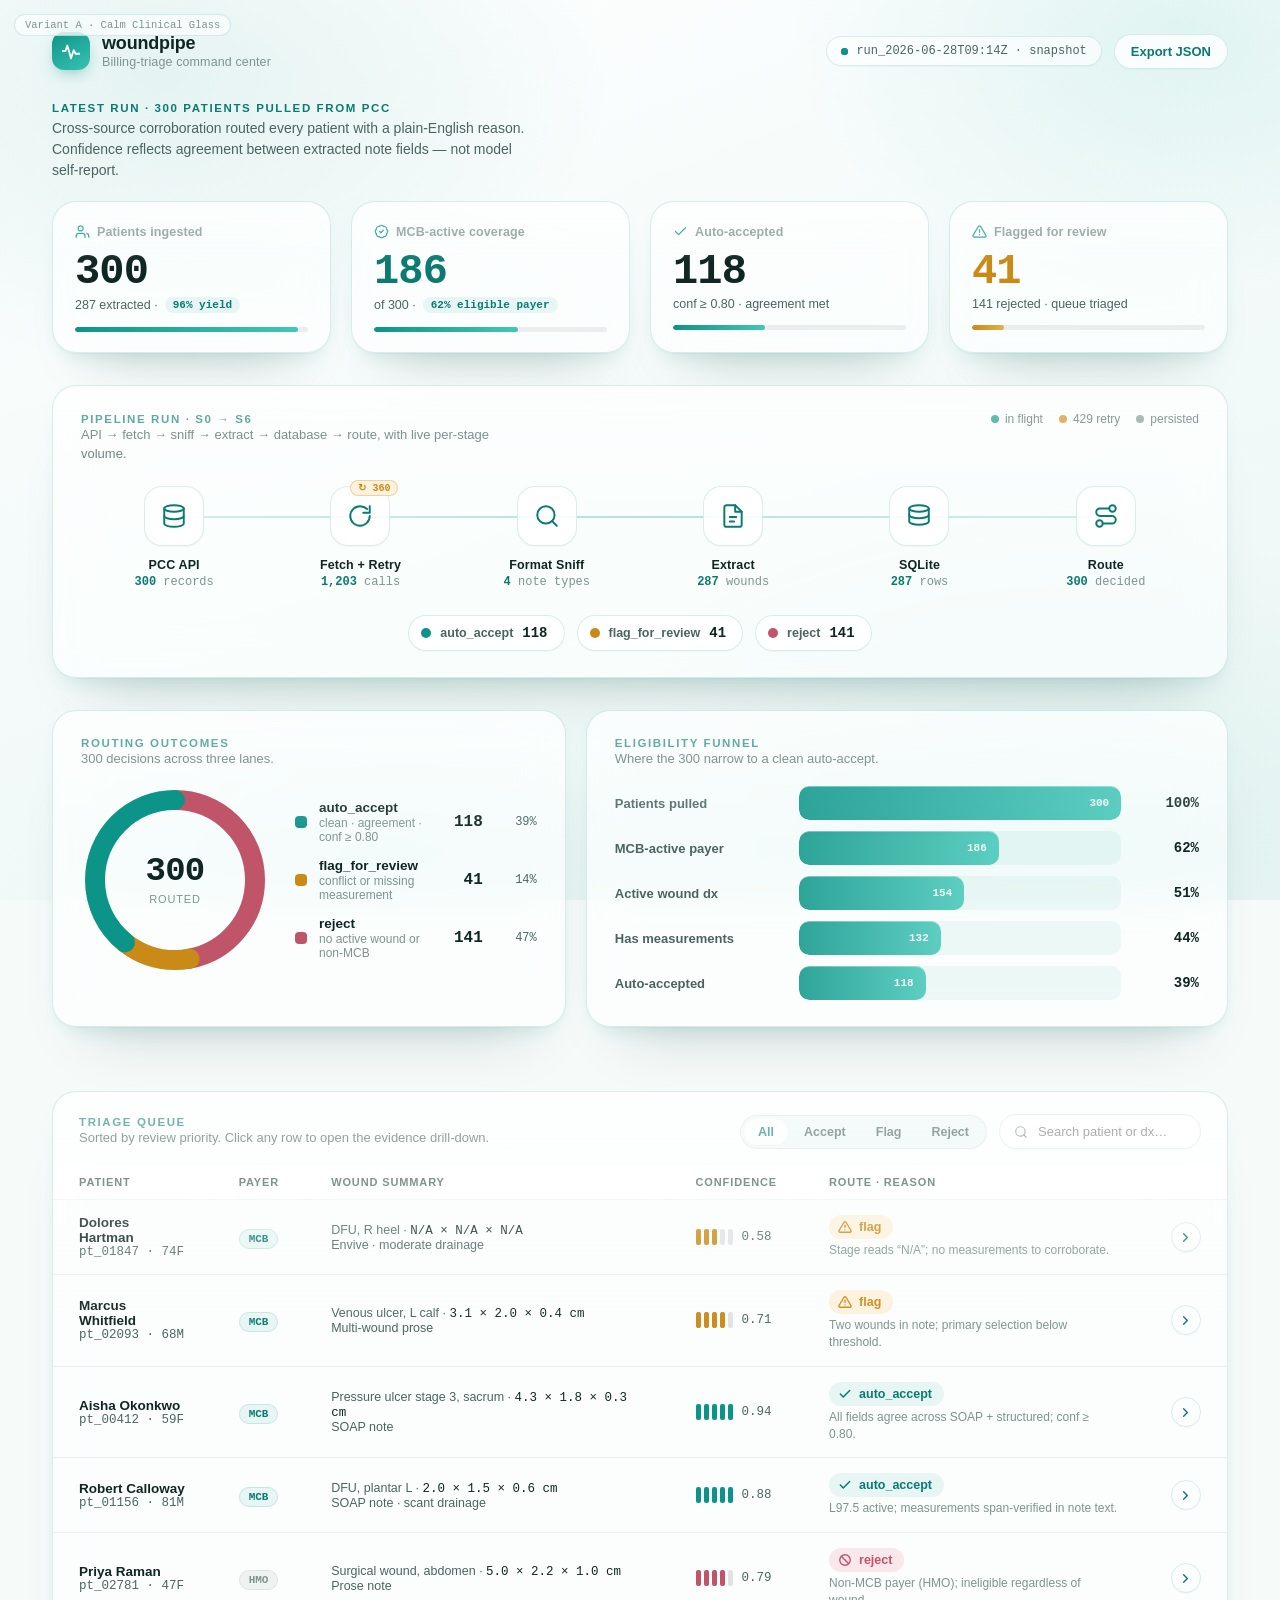
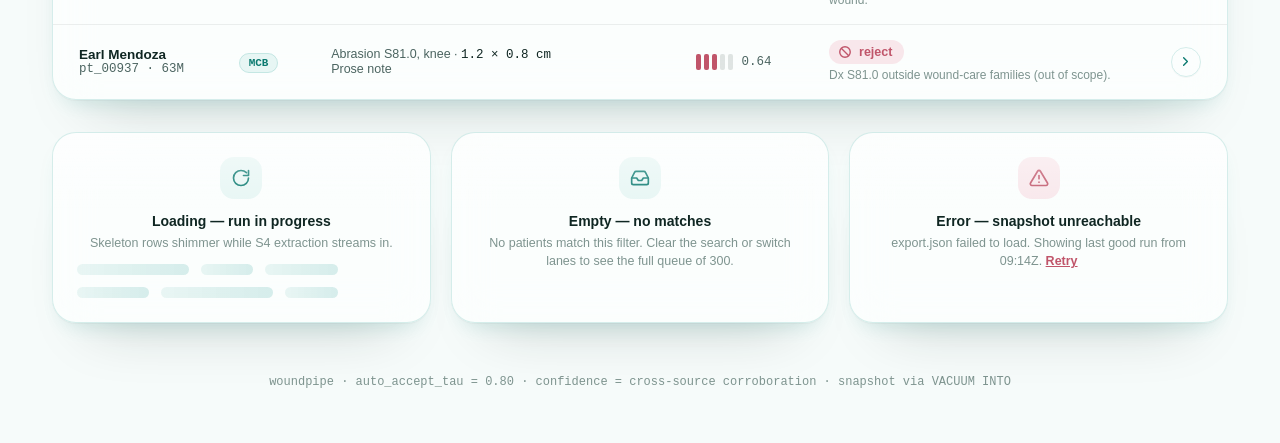
<file: .agency/artifacts/ab-test/variant-A.html>
<!DOCTYPE html>
<html lang="en">
<head>
<meta charset="UTF-8">
<meta name="viewport" content="width=device-width, initial-scale=1.0">
<title>woundpipe · Command Center — Calm Clinical Glass (Variant A)</title>
<style>
  /* ============================================================
     VARIANT A — "Calm Clinical Glass"
     White-dominant glassmorphism · single teal accent (#0d9488)
     Tokens mirror design-system.md motion contract.
     ============================================================ */
  :root{
    /* color */
    --ink:#0f2622;            /* deep teal-ink for text */
    --ink-soft:#4b6460;
    --ink-faint:#7e948f;
    --teal:#0d9488;          /* the one accent */
    --teal-deep:#0b7a70;
    --teal-wash:#e7f6f4;
    --glass:rgba(255,255,255,0.62);
    --glass-strong:rgba(255,255,255,0.78);
    --hairline:rgba(13,148,136,0.16);
    --hairline-soft:rgba(15,38,34,0.07);
    --amber:#c98a18;
    --amber-wash:#fbf2dd;
    --rose:#c0556a;
    --rose-wash:#f8e7eb;
    --good:#0d9488;
    --good-wash:#e7f6f4;
    /* space */
    --s1:6px; --s2:12px; --s3:20px; --s4:32px; --s5:52px;
    /* radius */
    --r-card:24px; --r-chip:999px; --r-soft:14px;
    /* elevation — soft long shadows */
    --shadow-lift:0 1px 1px rgba(15,38,34,0.03),0 12px 24px -12px rgba(13,148,136,0.18),0 40px 60px -40px rgba(15,38,34,0.22);
    --shadow-flat:0 1px 0 rgba(15,38,34,0.03),0 18px 40px -28px rgba(15,38,34,0.18);
    /* motion (design-system.md tokens) */
    --dur-micro:200ms; --dur-large:400ms;
    --ease-enter:cubic-bezier(0,0,0,1);
    --ease-exit:cubic-bezier(0.3,0,1,1);
    --mono:"SF Mono",ui-monospace,"JetBrains Mono","Roboto Mono",Menlo,Consolas,monospace;
    --sans:"Inter",-apple-system,BlinkMacSystemFont,"Segoe UI",Roboto,Helvetica,Arial,sans-serif;
  }

  *{box-sizing:border-box;}
  html,body{margin:0;padding:0;}
  body{
    font-family:var(--sans);
    color:var(--ink);
    -webkit-font-smoothing:antialiased;
    text-rendering:optimizeLegibility;
    min-height:100vh;
    /* white → pale-teal gradient mesh */
    background-color:#f6fbfa;
    background-image:
      radial-gradient(60% 55% at 12% 8%, rgba(13,148,136,0.10) 0%, rgba(13,148,136,0) 60%),
      radial-gradient(55% 50% at 92% 4%, rgba(56,189,178,0.12) 0%, rgba(56,189,178,0) 55%),
      radial-gradient(70% 60% at 82% 92%, rgba(13,148,136,0.08) 0%, rgba(13,148,136,0) 60%),
      radial-gradient(50% 55% at 30% 100%, rgba(125,211,201,0.10) 0%, rgba(125,211,201,0) 60%),
      linear-gradient(160deg,#ffffff 0%,#f3faf9 48%,#eef8f6 100%);
    background-attachment:fixed;
  }

  .wrap{max-width:1240px;margin:0 auto;padding:var(--s4) var(--s4) var(--s5);}

  /* ---------- top bar ---------- */
  .topbar{
    display:flex;align-items:center;justify-content:space-between;
    gap:var(--s3);margin-bottom:var(--s4);
  }
  .brand{display:flex;align-items:center;gap:var(--s2);}
  .mark{
    width:38px;height:38px;border-radius:12px;
    background:linear-gradient(150deg,var(--teal),#39c2b3);
    box-shadow:0 6px 16px -6px rgba(13,148,136,0.6);
    display:grid;place-items:center;flex:none;
  }
  .mark svg{width:22px;height:22px;}
  .brand h1{font-size:18px;letter-spacing:-0.01em;margin:0;font-weight:650;}
  .brand .sub{font-size:12.5px;color:var(--ink-faint);margin-top:1px;letter-spacing:0.01em;}
  .topbar-right{display:flex;align-items:center;gap:var(--s2);}
  .run-chip{
    display:inline-flex;align-items:center;gap:8px;
    font-family:var(--mono);font-size:12px;color:var(--ink-soft);
    background:var(--glass);border:1px solid var(--hairline);
    border-radius:var(--r-chip);padding:7px 14px;
    backdrop-filter:blur(14px);-webkit-backdrop-filter:blur(14px);
    box-shadow:var(--shadow-flat);
  }
  .pulse-dot{width:7px;height:7px;border-radius:50%;background:var(--teal);position:relative;flex:none;}
  .pulse-dot::after{content:"";position:absolute;inset:0;border-radius:50%;background:var(--teal);}
  .ghost-btn{
    font-family:var(--sans);font-size:13px;font-weight:550;color:var(--teal-deep);
    background:var(--glass-strong);border:1px solid var(--hairline);
    border-radius:var(--r-chip);padding:9px 16px;cursor:pointer;
    backdrop-filter:blur(14px);-webkit-backdrop-filter:blur(14px);
    box-shadow:var(--shadow-flat);transition:none;
  }
  @media (prefers-reduced-motion: no-preference){
    .ghost-btn{transition:transform var(--dur-micro) var(--ease-enter),box-shadow var(--dur-micro) var(--ease-enter);}
    .pulse-dot::after{animation:halo 2.4s ease-out infinite;}
    @keyframes halo{0%{transform:scale(1);opacity:0.5;}70%,100%{transform:scale(3.4);opacity:0;}}
  }
  .ghost-btn:hover{transform:translateY(-1px);box-shadow:var(--shadow-lift);}
  .ghost-btn:focus-visible{outline:2px solid var(--teal);outline-offset:2px;}

  /* ---------- section heading ---------- */
  .eyebrow{
    font-size:11.5px;font-weight:600;letter-spacing:0.14em;text-transform:uppercase;
    color:var(--teal-deep);margin:0 0 4px;
  }
  .lede{font-size:14px;color:var(--ink-soft);margin:0;max-width:62ch;line-height:1.5;}
  .section-head{margin-bottom:var(--s3);}

  /* ---------- KPI cards ---------- */
  .kpi-row{
    display:grid;grid-template-columns:repeat(4,1fr);gap:var(--s3);
    margin-bottom:var(--s4);
  }
  .glass{
    background:var(--glass);
    border:1px solid var(--hairline);
    border-radius:var(--r-card);
    backdrop-filter:blur(22px) saturate(1.4);
    -webkit-backdrop-filter:blur(22px) saturate(1.4);
    box-shadow:var(--shadow-lift);
    position:relative;overflow:hidden;
  }
  .glass::before{
    /* top sheen hairline */
    content:"";position:absolute;inset:0;border-radius:inherit;pointer-events:none;
    background:linear-gradient(180deg,rgba(255,255,255,0.7),rgba(255,255,255,0) 40%);
    opacity:0.7;
  }
  .kpi{padding:22px 22px 20px;}
  .kpi .label{font-size:12.5px;color:var(--ink-faint);font-weight:550;letter-spacing:0.01em;display:flex;align-items:center;gap:7px;}
  .kpi .num{
    font-family:var(--mono);font-size:42px;line-height:1.04;letter-spacing:-0.02em;
    margin:12px 0 2px;font-weight:600;color:var(--ink);font-variant-numeric:tabular-nums;
  }
  .kpi .num.accent{color:var(--teal-deep);}
  .kpi .foot{font-size:12.5px;color:var(--ink-soft);display:flex;align-items:center;gap:7px;}
  .kpi .micro-bar{height:5px;border-radius:999px;background:var(--hairline-soft);margin-top:14px;overflow:hidden;}
  .kpi .micro-bar i{display:block;height:100%;border-radius:999px;background:linear-gradient(90deg,var(--teal),#43c6b7);}
  .tag{font-family:var(--mono);font-size:11px;padding:2px 8px;border-radius:var(--r-chip);font-weight:600;}
  .tag.up{background:var(--good-wash);color:var(--teal-deep);}
  .ico{width:15px;height:15px;color:var(--teal);flex:none;}

  /* ---------- pipeline strip ---------- */
  .panel{padding:26px 28px;margin-bottom:var(--s4);}
  .pipe-head{display:flex;align-items:baseline;justify-content:space-between;gap:var(--s3);margin-bottom:22px;flex-wrap:wrap;}
  .pipe-legend{display:flex;gap:16px;font-size:12px;color:var(--ink-soft);flex-wrap:wrap;}
  .pipe-legend span{display:inline-flex;align-items:center;gap:6px;}
  .lg-dot{width:8px;height:8px;border-radius:50%;}

  .pipeline{position:relative;display:grid;grid-template-columns:repeat(6,1fr);gap:0;align-items:start;}
  .stage{position:relative;display:flex;flex-direction:column;align-items:center;text-align:center;padding:0 6px;z-index:2;}
  .stage .node{
    width:60px;height:60px;border-radius:18px;flex:none;
    background:var(--glass-strong);border:1px solid var(--hairline);
    box-shadow:var(--shadow-flat);
    display:grid;place-items:center;color:var(--teal-deep);
    backdrop-filter:blur(12px);-webkit-backdrop-filter:blur(12px);
    position:relative;
  }
  .stage .node svg{width:26px;height:26px;}
  .stage .nm{font-size:12.5px;font-weight:600;margin-top:12px;color:var(--ink);letter-spacing:0.01em;}
  .stage .ct{font-family:var(--mono);font-size:12px;color:var(--ink-faint);margin-top:3px;font-variant-numeric:tabular-nums;}
  .stage .ct b{color:var(--teal-deep);font-weight:600;}

  /* the flowing rail behind nodes */
  .rail{
    position:absolute;left:8%;right:8%;top:30px;height:2px;
    background:linear-gradient(90deg,var(--hairline),rgba(13,148,136,0.28),var(--hairline));
    z-index:1;border-radius:2px;overflow:visible;
  }
  .flow-dot{
    position:absolute;top:50%;left:0;width:7px;height:7px;border-radius:50%;
    background:var(--teal);box-shadow:0 0 0 3px rgba(13,148,136,0.16);
    transform:translate(-50%,-50%);opacity:0;
  }
  @media (prefers-reduced-motion: no-preference){
    .flow-dot{animation:travel 4.6s linear infinite;}
    .flow-dot.d2{animation-delay:1.15s;}
    .flow-dot.d3{animation-delay:2.3s;}
    .flow-dot.d4{animation-delay:3.45s;}
    @keyframes travel{
      0%{left:0;opacity:0;}
      6%{opacity:1;}
      94%{opacity:1;}
      100%{left:100%;opacity:0;}
    }
    .node-amber{animation:amberglow 3.2s ease-in-out infinite;}
    @keyframes amberglow{0%,100%{box-shadow:var(--shadow-flat);}50%{box-shadow:0 0 0 4px rgba(201,138,24,0.12),var(--shadow-flat);}}
  }
  .retry-badge{
    position:absolute;top:-7px;right:-9px;
    font-family:var(--mono);font-size:10px;font-weight:600;
    background:var(--amber-wash);color:var(--amber);border:1px solid rgba(201,138,24,0.3);
    border-radius:var(--r-chip);padding:1px 7px;white-space:nowrap;
  }

  /* outcomes chips after pipeline */
  .outcomes{display:flex;gap:var(--s2);justify-content:center;margin-top:26px;flex-wrap:wrap;}
  .out-chip{
    display:inline-flex;align-items:center;gap:9px;
    background:var(--glass-strong);border:1px solid var(--hairline);
    border-radius:var(--r-chip);padding:9px 16px 9px 12px;
    box-shadow:var(--shadow-flat);
  }
  .out-chip .swatch{width:10px;height:10px;border-radius:50%;flex:none;}
  .out-chip .ol{font-size:12.5px;color:var(--ink-soft);font-weight:550;}
  .out-chip .ov{font-family:var(--mono);font-size:14px;font-weight:600;color:var(--ink);font-variant-numeric:tabular-nums;}

  /* ---------- lower grid: donut + funnel ---------- */
  .lower{display:grid;grid-template-columns:1fr 1.25fr;gap:var(--s3);margin-bottom:var(--s4);}
  .donut-wrap{display:flex;gap:26px;align-items:center;}
  .donut{position:relative;width:188px;height:188px;flex:none;}
  .donut svg{transform:rotate(-90deg);}
  .donut .center{
    position:absolute;inset:0;display:grid;place-content:center;text-align:center;
  }
  .donut .center .big{font-family:var(--mono);font-size:34px;font-weight:600;letter-spacing:-0.02em;color:var(--ink);font-variant-numeric:tabular-nums;line-height:1;}
  .donut .center .cap{font-size:11px;color:var(--ink-faint);letter-spacing:0.08em;text-transform:uppercase;margin-top:5px;}
  /* whole-donut fade-in keeps each segment's positioning offset intact (resting state: fully visible) */
  @media (prefers-reduced-motion: no-preference){
    .donut{opacity:0;animation:donutIn var(--dur-large) var(--ease-enter) 80ms forwards;}
    @keyframes donutIn{to{opacity:1;}}
  }
  .legend-list{display:flex;flex-direction:column;gap:14px;flex:1;}
  .lrow{display:flex;align-items:center;gap:12px;}
  .lrow .sw{width:12px;height:12px;border-radius:4px;flex:none;}
  .lrow .lk{flex:1;}
  .lrow .lk .lt{font-size:13.5px;font-weight:600;color:var(--ink);}
  .lrow .lk .ld{font-size:12px;color:var(--ink-faint);margin-top:1px;}
  .lrow .lv{font-family:var(--mono);font-size:16px;font-weight:600;color:var(--ink);font-variant-numeric:tabular-nums;}
  .lrow .lp{font-family:var(--mono);font-size:12px;color:var(--ink-soft);width:42px;text-align:right;}

  /* funnel */
  .funnel{display:flex;flex-direction:column;gap:11px;}
  .frow{display:grid;grid-template-columns:170px 1fr 64px;align-items:center;gap:14px;}
  .frow .fl{font-size:13px;color:var(--ink-soft);font-weight:550;}
  .frow .ftrack{height:34px;border-radius:10px;background:rgba(13,148,136,0.06);position:relative;overflow:hidden;}
  .frow .ffill{
    position:absolute;top:0;left:0;height:100%;border-radius:10px;
    background:linear-gradient(90deg,rgba(13,148,136,0.85),rgba(67,198,183,0.85));
    box-shadow:inset 0 1px 0 rgba(255,255,255,0.35);
    display:flex;align-items:center;
    transform-origin:left center;
  }
  @media (prefers-reduced-motion: no-preference){
    .frow .ffill{transform:scaleX(0);animation:grow var(--dur-large) var(--ease-enter) forwards;}
    @keyframes grow{to{transform:scaleX(1);}}
  }
  .frow .fv{font-family:var(--mono);font-size:14px;font-weight:600;color:var(--ink);text-align:right;font-variant-numeric:tabular-nums;}
  .frow .fnote{position:absolute;right:12px;top:50%;transform:translateY(-50%);font-family:var(--mono);font-size:11px;color:rgba(255,255,255,0.92);font-weight:600;}

  /* ---------- triage table ---------- */
  .table-card{padding:0;overflow:hidden;}
  .tcard-head{display:flex;align-items:center;justify-content:space-between;padding:22px 26px 16px;gap:var(--s3);flex-wrap:wrap;}
  .seg{display:inline-flex;background:rgba(13,148,136,0.06);border:1px solid var(--hairline-soft);border-radius:var(--r-chip);padding:3px;gap:2px;}
  .seg button{
    font-family:var(--sans);font-size:12.5px;font-weight:550;color:var(--ink-soft);
    background:none;border:0;border-radius:var(--r-chip);padding:6px 14px;cursor:pointer;
  }
  @media (prefers-reduced-motion: no-preference){.seg button{transition:color var(--dur-micro),background var(--dur-micro);}}
  .seg button[aria-pressed="true"]{background:var(--glass-strong);color:var(--teal-deep);box-shadow:var(--shadow-flat);}
  .seg button:focus-visible{outline:2px solid var(--teal);outline-offset:2px;}
  .search{
    display:inline-flex;align-items:center;gap:8px;
    background:var(--glass-strong);border:1px solid var(--hairline);border-radius:var(--r-chip);
    padding:8px 14px;color:var(--ink-faint);font-size:12.5px;box-shadow:var(--shadow-flat);
  }
  .search input{border:0;background:none;outline:none;font-family:var(--sans);font-size:13px;color:var(--ink);width:150px;}

  table{width:100%;border-collapse:collapse;}
  thead th{
    font-size:11px;font-weight:600;letter-spacing:0.08em;text-transform:uppercase;color:var(--ink-faint);
    text-align:left;padding:11px 26px;border-bottom:1px solid var(--hairline-soft);
    position:sticky;top:0;background:rgba(255,255,255,0.66);backdrop-filter:blur(10px);
  }
  thead th.r{text-align:right;}
  tbody td{padding:15px 26px;border-bottom:1px solid var(--hairline-soft);font-size:13.5px;vertical-align:middle;}
  tbody tr:last-child td{border-bottom:0;}
  @media (prefers-reduced-motion: no-preference){tbody tr{transition:background var(--dur-micro) var(--ease-enter);}}
  tbody tr:hover{background:rgba(13,148,136,0.045);}
  .pid{font-family:var(--mono);font-size:12.5px;color:var(--ink-soft);}
  .pname{font-weight:600;color:var(--ink);}
  .wsum{color:var(--ink-soft);font-size:12.5px;}
  .wsum .meas{font-family:var(--mono);color:var(--ink);}
  .payer{font-family:var(--mono);font-size:11px;font-weight:600;padding:3px 9px;border-radius:var(--r-chip);background:var(--teal-wash);color:var(--teal-deep);border:1px solid var(--hairline);}
  .payer.off{background:rgba(15,38,34,0.05);color:var(--ink-faint);border-color:var(--hairline-soft);}

  /* confidence segmented gauge */
  .conf{display:flex;align-items:center;gap:9px;}
  .conf .bars{display:flex;gap:3px;}
  .conf .bars i{width:5px;height:16px;border-radius:2px;background:rgba(15,38,34,0.12);}
  .conf .bars i.on{background:var(--teal);}
  .conf .bars i.on.amber{background:var(--amber);}
  .conf .bars i.on.rose{background:var(--rose);}
  .conf .pct{font-family:var(--mono);font-size:12.5px;color:var(--ink-soft);font-variant-numeric:tabular-nums;}

  /* route pill — color + icon (never color alone) */
  .route{display:inline-flex;align-items:center;gap:7px;font-size:12.5px;font-weight:600;padding:5px 12px 5px 9px;border-radius:var(--r-chip);}
  .route svg{width:14px;height:14px;flex:none;}
  .route.accept{background:var(--good-wash);color:var(--teal-deep);}
  .route.flag{background:var(--amber-wash);color:var(--amber);}
  .route.reject{background:var(--rose-wash);color:var(--rose);}
  .reason{color:var(--ink-faint);font-size:12px;margin-top:3px;line-height:1.4;}

  .drill{
    background:none;border:1px solid var(--hairline);border-radius:var(--r-chip);
    width:30px;height:30px;display:grid;place-items:center;cursor:pointer;color:var(--teal-deep);
    box-shadow:var(--shadow-flat);
  }
  @media (prefers-reduced-motion: no-preference){.drill{transition:transform var(--dur-micro) var(--ease-enter);}}
  .drill:hover{transform:translateX(2px);}
  .drill:focus-visible{outline:2px solid var(--teal);outline-offset:2px;}

  /* ---------- states (empty / loading / error) ---------- */
  .states-rail{display:grid;grid-template-columns:repeat(3,1fr);gap:var(--s3);margin-top:var(--s4);}
  .state-box{padding:24px;text-align:center;}
  .state-box .si{width:42px;height:42px;border-radius:14px;display:grid;place-items:center;margin:0 auto 14px;}
  .state-box h4{margin:0 0 5px;font-size:14px;font-weight:600;}
  .state-box p{margin:0;font-size:12.5px;color:var(--ink-faint);line-height:1.5;}
  .si.empty{background:var(--teal-wash);color:var(--teal-deep);}
  .si.load{background:var(--teal-wash);color:var(--teal-deep);}
  .si.err{background:var(--rose-wash);color:var(--rose);}

  /* skeleton shimmer rows for loading state */
  .skel-row{display:flex;gap:12px;align-items:center;margin-top:12px;}
  .skel{height:11px;border-radius:6px;background:linear-gradient(90deg,rgba(13,148,136,0.08),rgba(13,148,136,0.16),rgba(13,148,136,0.08));background-size:200% 100%;}
  @media (prefers-reduced-motion: no-preference){.skel{animation:shimmer 1.4s linear infinite;}@keyframes shimmer{to{background-position:-200% 0;}}}
  .skel.w1{width:34%;} .skel.w2{width:22%;} .skel.w3{width:16%;}

  .footer{margin-top:var(--s5);text-align:center;font-size:12px;color:var(--ink-faint);font-family:var(--mono);}
  .footer a{color:var(--teal-deep);text-decoration:none;}

  .vlabel{position:fixed;top:14px;left:14px;font-family:var(--mono);font-size:10.5px;color:var(--ink-faint);background:var(--glass);border:1px solid var(--hairline);border-radius:var(--r-chip);padding:4px 10px;backdrop-filter:blur(10px);z-index:50;}

  @media (max-width:980px){
    .kpi-row{grid-template-columns:repeat(2,1fr);}
    .lower{grid-template-columns:1fr;}
    .pipeline{grid-template-columns:repeat(3,1fr);row-gap:28px;}
    .rail{display:none;}
    .states-rail{grid-template-columns:1fr;}
  }
  @media (max-width:620px){
    .wrap{padding:var(--s3);}
    .kpi-row{grid-template-columns:1fr;}
    .donut-wrap{flex-direction:column;}
    .frow{grid-template-columns:1fr;gap:5px;}
  }
</style>
</head>
<body>
  <span class="vlabel">Variant A · Calm Clinical Glass</span>
  <div class="wrap">

    <!-- ===== TOP BAR ===== -->
    <header class="topbar">
      <div class="brand">
        <div class="mark" aria-hidden="true">
          <svg viewBox="0 0 24 24" fill="none" stroke="#fff" stroke-width="2" stroke-linecap="round" stroke-linejoin="round">
            <path d="M3 12h3l2-6 4 14 3-9 2 4h4"/>
          </svg>
        </div>
        <div>
          <h1>woundpipe</h1>
          <div class="sub">Billing-triage command center</div>
        </div>
      </div>
      <div class="topbar-right">
        <span class="run-chip"><span class="pulse-dot" aria-hidden="true"></span>run_2026‑06‑28T09:14Z · snapshot</span>
        <button class="ghost-btn" type="button">Export JSON</button>
      </div>
    </header>

    <!-- ===== HERO HEADING ===== -->
    <div class="section-head">
      <p class="eyebrow">Latest run · 300 patients pulled from PCC</p>
      <p class="lede">Cross-source corroboration routed every patient with a plain-English reason. Confidence reflects agreement between extracted note fields — not model self-report.</p>
    </div>

    <!-- ===== KPI CARDS ===== -->
    <section class="kpi-row" aria-label="Key metrics">
      <article class="glass kpi">
        <div class="label">
          <svg class="ico" viewBox="0 0 24 24" fill="none" stroke="currentColor" stroke-width="2" stroke-linecap="round" stroke-linejoin="round"><path d="M16 21v-2a4 4 0 0 0-4-4H6a4 4 0 0 0-4 4v2"/><circle cx="9" cy="7" r="4"/><path d="M22 21v-2a4 4 0 0 0-3-3.87"/></svg>
          Patients ingested
        </div>
        <div class="num">300</div>
        <div class="foot">287 extracted · <span class="tag up">96% yield</span></div>
        <div class="micro-bar"><i style="width:95.6%"></i></div>
      </article>

      <article class="glass kpi">
        <div class="label">
          <svg class="ico" viewBox="0 0 24 24" fill="none" stroke="currentColor" stroke-width="2" stroke-linecap="round" stroke-linejoin="round"><path d="M3.85 8.62a4 4 0 0 1 4.78-4.77 4 4 0 0 1 6.74 0 4 4 0 0 1 4.78 4.78 4 4 0 0 1 0 6.74 4 4 0 0 1-4.77 4.78 4 4 0 0 1-6.75 0 4 4 0 0 1-4.78-4.77 4 4 0 0 1 0-6.76Z"/><path d="m9 12 2 2 4-4"/></svg>
          MCB-active coverage
        </div>
        <div class="num accent">186</div>
        <div class="foot">of 300 · <span class="tag up">62% eligible payer</span></div>
        <div class="micro-bar"><i style="width:62%"></i></div>
      </article>

      <article class="glass kpi">
        <div class="label">
          <svg class="ico" viewBox="0 0 24 24" fill="none" stroke="currentColor" stroke-width="2" stroke-linecap="round" stroke-linejoin="round"><path d="M20 6 9 17l-5-5"/></svg>
          Auto-accepted
        </div>
        <div class="num">118</div>
        <div class="foot">conf ≥ 0.80 · agreement met</div>
        <div class="micro-bar"><i style="width:39.3%"></i></div>
      </article>

      <article class="glass kpi">
        <div class="label">
          <svg class="ico" viewBox="0 0 24 24" fill="none" stroke="currentColor" stroke-width="2" stroke-linecap="round" stroke-linejoin="round"><path d="M10.29 3.86 1.82 18a2 2 0 0 0 1.71 3h16.94a2 2 0 0 0 1.71-3L13.71 3.86a2 2 0 0 0-3.42 0Z"/><path d="M12 9v4"/><path d="M12 17h.01"/></svg>
          Flagged for review
        </div>
        <div class="num" style="color:var(--amber)">41</div>
        <div class="foot">141 rejected · queue triaged</div>
        <div class="micro-bar"><i style="width:13.7%;background:linear-gradient(90deg,#c98a18,#e0b24c)"></i></div>
      </article>
    </section>

    <!-- ===== PIPELINE FLOW STRIP ===== -->
    <section class="glass panel" aria-label="Pipeline run flow">
      <div class="pipe-head">
        <div class="section-head" style="margin:0">
          <p class="eyebrow" style="margin:0">Pipeline run · S0 → S6</p>
          <p class="lede" style="font-size:13px">API → fetch → sniff → extract → database → route, with live per-stage volume.</p>
        </div>
        <div class="pipe-legend">
          <span><span class="lg-dot" style="background:var(--teal)"></span>in flight</span>
          <span><span class="lg-dot" style="background:var(--amber)"></span>429 retry</span>
          <span><span class="lg-dot" style="background:var(--ink-faint)"></span>persisted</span>
        </div>
      </div>

      <div class="pipeline">
        <div class="rail" aria-hidden="true">
          <span class="flow-dot d1"></span><span class="flow-dot d2"></span><span class="flow-dot d3"></span><span class="flow-dot d4"></span>
        </div>

        <!-- S0 API -->
        <div class="stage">
          <div class="node"><svg viewBox="0 0 24 24" fill="none" stroke="currentColor" stroke-width="1.8" stroke-linecap="round" stroke-linejoin="round"><ellipse cx="12" cy="5" rx="9" ry="3"/><path d="M3 5v14a9 3 0 0 0 18 0V5"/><path d="M3 12a9 3 0 0 0 18 0"/></svg></div>
          <div class="nm">PCC API</div>
          <div class="ct"><b>300</b> records</div>
        </div>
        <!-- S0 Fetch -->
        <div class="stage">
          <div class="node node-amber"><span class="retry-badge">↻ 360</span><svg viewBox="0 0 24 24" fill="none" stroke="currentColor" stroke-width="1.8" stroke-linecap="round" stroke-linejoin="round"><path d="M21 12a9 9 0 1 1-9-9c2.52 0 4.85.99 6.57 2.6"/><path d="M21 3v6h-6"/></svg></div>
          <div class="nm">Fetch + Retry</div>
          <div class="ct"><b>1,203</b> calls</div>
        </div>
        <!-- S3 Sniff -->
        <div class="stage">
          <div class="node"><svg viewBox="0 0 24 24" fill="none" stroke="currentColor" stroke-width="1.8" stroke-linecap="round" stroke-linejoin="round"><circle cx="11" cy="11" r="8"/><path d="m21 21-4.3-4.3"/></svg></div>
          <div class="nm">Format Sniff</div>
          <div class="ct"><b>4</b> note types</div>
        </div>
        <!-- S4 Extract -->
        <div class="stage">
          <div class="node"><svg viewBox="0 0 24 24" fill="none" stroke="currentColor" stroke-width="1.8" stroke-linecap="round" stroke-linejoin="round"><path d="M14 2H6a2 2 0 0 0-2 2v16a2 2 0 0 0 2 2h12a2 2 0 0 0 2-2V8Z"/><path d="M14 2v6h6"/><path d="M9 13h6"/><path d="M9 17h4"/></svg></div>
          <div class="nm">Extract</div>
          <div class="ct"><b>287</b> wounds</div>
        </div>
        <!-- S6 DB -->
        <div class="stage">
          <div class="node"><svg viewBox="0 0 24 24" fill="none" stroke="currentColor" stroke-width="1.8" stroke-linecap="round" stroke-linejoin="round"><ellipse cx="12" cy="5" rx="9" ry="3"/><path d="M3 5v6a9 3 0 0 0 18 0V5"/><path d="M3 11v6a9 3 0 0 0 18 0v-6"/></svg></div>
          <div class="nm">SQLite</div>
          <div class="ct"><b>287</b> rows</div>
        </div>
        <!-- S5 Route -->
        <div class="stage">
          <div class="node"><svg viewBox="0 0 24 24" fill="none" stroke="currentColor" stroke-width="1.8" stroke-linecap="round" stroke-linejoin="round"><circle cx="6" cy="19" r="3"/><path d="M9 19h8.5a3.5 3.5 0 0 0 0-7h-11a3.5 3.5 0 0 1 0-7H15"/><circle cx="18" cy="5" r="3"/></svg></div>
          <div class="nm">Route</div>
          <div class="ct"><b>300</b> decided</div>
        </div>
      </div>

      <!-- outcomes -->
      <div class="outcomes">
        <div class="out-chip"><span class="swatch" style="background:var(--teal)"></span><span class="ol">auto_accept</span><span class="ov">118</span></div>
        <div class="out-chip"><span class="swatch" style="background:var(--amber)"></span><span class="ol">flag_for_review</span><span class="ov">41</span></div>
        <div class="out-chip"><span class="swatch" style="background:var(--rose)"></span><span class="ol">reject</span><span class="ov">141</span></div>
      </div>
    </section>

    <!-- ===== DONUT + FUNNEL ===== -->
    <section class="lower">
      <!-- routing donut -->
      <article class="glass panel" aria-label="Routing distribution">
        <div class="section-head" style="margin-bottom:18px">
          <p class="eyebrow" style="margin:0">Routing outcomes</p>
          <p class="lede" style="font-size:13px">300 decisions across three lanes.</p>
        </div>
        <div class="donut-wrap">
          <div class="donut" role="img" aria-label="Routing donut: 118 auto-accept, 41 flag, 141 reject">
            <!-- circumference for r=80 = 502.65; segments scaled to 300 -->
            <svg width="188" height="188" viewBox="0 0 188 188">
              <circle cx="94" cy="94" r="80" fill="none" stroke="rgba(15,38,34,0.06)" stroke-width="20"/>
              <!-- reject 141/300 = 47% → 236.2 -->
              <circle cx="94" cy="94" r="80" fill="none" stroke="var(--rose)" stroke-width="20" stroke-linecap="round"
                      stroke-dasharray="236.2 266.5"></circle>
              <!-- flag 41/300 = 13.67% → 68.7, offset after reject -->
              <circle cx="94" cy="94" r="80" fill="none" stroke="var(--amber)" stroke-width="20" stroke-linecap="round"
                      stroke-dasharray="68.7 433.9" stroke-dashoffset="-236.2"></circle>
              <!-- auto_accept 118/300 = 39.33% → 197.7, offset after reject+flag -->
              <circle cx="94" cy="94" r="80" fill="none" stroke="var(--teal)" stroke-width="20" stroke-linecap="round"
                      stroke-dasharray="197.7 304.9" stroke-dashoffset="-304.9"></circle>
            </svg>
            <div class="center"><div class="big">300</div><div class="cap">routed</div></div>
          </div>
          <div class="legend-list">
            <div class="lrow"><span class="sw" style="background:var(--teal)"></span><div class="lk"><div class="lt">auto_accept</div><div class="ld">clean · agreement · conf ≥ 0.80</div></div><span class="lv">118</span><span class="lp">39%</span></div>
            <div class="lrow"><span class="sw" style="background:var(--amber)"></span><div class="lk"><div class="lt">flag_for_review</div><div class="ld">conflict or missing measurement</div></div><span class="lv">41</span><span class="lp">14%</span></div>
            <div class="lrow"><span class="sw" style="background:var(--rose)"></span><div class="lk"><div class="lt">reject</div><div class="ld">no active wound or non-MCB</div></div><span class="lv">141</span><span class="lp">47%</span></div>
          </div>
        </div>
      </article>

      <!-- eligibility funnel -->
      <article class="glass panel" aria-label="Eligibility funnel">
        <div class="section-head" style="margin-bottom:18px">
          <p class="eyebrow" style="margin:0">Eligibility funnel</p>
          <p class="lede" style="font-size:13px">Where the 300 narrow to a clean auto-accept.</p>
        </div>
        <div class="funnel">
          <div class="frow"><span class="fl">Patients pulled</span><div class="ftrack"><div class="ffill" style="width:100%"><span class="fnote">300</span></div></div><span class="fv">100%</span></div>
          <div class="frow"><span class="fl">MCB-active payer</span><div class="ftrack"><div class="ffill" style="width:62%;animation-delay:60ms"><span class="fnote">186</span></div></div><span class="fv">62%</span></div>
          <div class="frow"><span class="fl">Active wound dx</span><div class="ftrack"><div class="ffill" style="width:51.3%;animation-delay:120ms"><span class="fnote">154</span></div></div><span class="fv">51%</span></div>
          <div class="frow"><span class="fl">Has measurements</span><div class="ftrack"><div class="ffill" style="width:44%;animation-delay:180ms"><span class="fnote">132</span></div></div><span class="fv">44%</span></div>
          <div class="frow"><span class="fl">Auto-accepted</span><div class="ftrack"><div class="ffill" style="width:39.3%;animation-delay:240ms"><span class="fnote">118</span></div></div><span class="fv">39%</span></div>
        </div>
      </article>
    </section>

    <!-- ===== TRIAGE TABLE ===== -->
    <section class="glass table-card" aria-label="Patient triage">
      <div class="tcard-head">
        <div class="section-head" style="margin:0">
          <p class="eyebrow" style="margin:0">Triage queue</p>
          <p class="lede" style="font-size:13px">Sorted by review priority. Click any row to open the evidence drill-down.</p>
        </div>
        <div style="display:flex;gap:12px;align-items:center;flex-wrap:wrap">
          <div class="seg" role="group" aria-label="Filter by route">
            <button type="button" aria-pressed="true">All</button>
            <button type="button" aria-pressed="false">Accept</button>
            <button type="button" aria-pressed="false">Flag</button>
            <button type="button" aria-pressed="false">Reject</button>
          </div>
          <label class="search">
            <svg width="14" height="14" viewBox="0 0 24 24" fill="none" stroke="currentColor" stroke-width="2" stroke-linecap="round" stroke-linejoin="round"><circle cx="11" cy="11" r="8"/><path d="m21 21-4.3-4.3"/></svg>
            <input type="text" placeholder="Search patient or dx…" aria-label="Search patients">
          </label>
        </div>
      </div>

      <table>
        <thead>
          <tr>
            <th>Patient</th>
            <th>Payer</th>
            <th>Wound summary</th>
            <th>Confidence</th>
            <th>Route · reason</th>
            <th class="r"></th>
          </tr>
        </thead>
        <tbody>
          <!-- flagged first (priority) -->
          <tr>
            <td><div class="pname">Dolores Hartman</div><div class="pid">pt_01847 · 74F</div></td>
            <td><span class="payer">MCB</span></td>
            <td class="wsum">DFU, R heel · <span class="meas">N/A × N/A × N/A</span><br>Envive · moderate drainage</td>
            <td><div class="conf"><div class="bars"><i class="on amber"></i><i class="on amber"></i><i class="on amber"></i><i></i><i></i></div><span class="pct">0.58</span></div></td>
            <td><span class="route flag"><svg viewBox="0 0 24 24" fill="none" stroke="currentColor" stroke-width="2.4" stroke-linecap="round" stroke-linejoin="round"><path d="M10.29 3.86 1.82 18a2 2 0 0 0 1.71 3h16.94a2 2 0 0 0 1.71-3L13.71 3.86a2 2 0 0 0-3.42 0Z"/><path d="M12 9v4"/><path d="M12 17h.01"/></svg>flag</span><div class="reason">Stage reads “N/A”; no measurements to corroborate.</div></td>
            <td class="r"><button class="drill" aria-label="Open evidence for Dolores Hartman"><svg width="15" height="15" viewBox="0 0 24 24" fill="none" stroke="currentColor" stroke-width="2.2" stroke-linecap="round" stroke-linejoin="round"><path d="m9 18 6-6-6-6"/></svg></button></td>
          </tr>
          <tr>
            <td><div class="pname">Marcus Whitfield</div><div class="pid">pt_02093 · 68M</div></td>
            <td><span class="payer">MCB</span></td>
            <td class="wsum">Venous ulcer, L calf · <span class="meas">3.1 × 2.0 × 0.4 cm</span><br>Multi-wound prose</td>
            <td><div class="conf"><div class="bars"><i class="on amber"></i><i class="on amber"></i><i class="on amber"></i><i class="on amber"></i><i></i></div><span class="pct">0.71</span></div></td>
            <td><span class="route flag"><svg viewBox="0 0 24 24" fill="none" stroke="currentColor" stroke-width="2.4" stroke-linecap="round" stroke-linejoin="round"><path d="M10.29 3.86 1.82 18a2 2 0 0 0 1.71 3h16.94a2 2 0 0 0 1.71-3L13.71 3.86a2 2 0 0 0-3.42 0Z"/><path d="M12 9v4"/><path d="M12 17h.01"/></svg>flag</span><div class="reason">Two wounds in note; primary selection below threshold.</div></td>
            <td class="r"><button class="drill" aria-label="Open evidence for Marcus Whitfield"><svg width="15" height="15" viewBox="0 0 24 24" fill="none" stroke="currentColor" stroke-width="2.2" stroke-linecap="round" stroke-linejoin="round"><path d="m9 18 6-6-6-6"/></svg></button></td>
          </tr>
          <!-- accepts -->
          <tr>
            <td><div class="pname">Aisha Okonkwo</div><div class="pid">pt_00412 · 59F</div></td>
            <td><span class="payer">MCB</span></td>
            <td class="wsum">Pressure ulcer stage 3, sacrum · <span class="meas">4.3 × 1.8 × 0.3 cm</span><br>SOAP note</td>
            <td><div class="conf"><div class="bars"><i class="on"></i><i class="on"></i><i class="on"></i><i class="on"></i><i class="on"></i></div><span class="pct">0.94</span></div></td>
            <td><span class="route accept"><svg viewBox="0 0 24 24" fill="none" stroke="currentColor" stroke-width="2.6" stroke-linecap="round" stroke-linejoin="round"><path d="M20 6 9 17l-5-5"/></svg>auto_accept</span><div class="reason">All fields agree across SOAP + structured; conf ≥ 0.80.</div></td>
            <td class="r"><button class="drill" aria-label="Open evidence for Aisha Okonkwo"><svg width="15" height="15" viewBox="0 0 24 24" fill="none" stroke="currentColor" stroke-width="2.2" stroke-linecap="round" stroke-linejoin="round"><path d="m9 18 6-6-6-6"/></svg></button></td>
          </tr>
          <tr>
            <td><div class="pname">Robert Calloway</div><div class="pid">pt_01156 · 81M</div></td>
            <td><span class="payer">MCB</span></td>
            <td class="wsum">DFU, plantar L · <span class="meas">2.0 × 1.5 × 0.6 cm</span><br>SOAP note · scant drainage</td>
            <td><div class="conf"><div class="bars"><i class="on"></i><i class="on"></i><i class="on"></i><i class="on"></i><i class="on"></i></div><span class="pct">0.88</span></div></td>
            <td><span class="route accept"><svg viewBox="0 0 24 24" fill="none" stroke="currentColor" stroke-width="2.6" stroke-linecap="round" stroke-linejoin="round"><path d="M20 6 9 17l-5-5"/></svg>auto_accept</span><div class="reason">L97.5 active; measurements span-verified in note text.</div></td>
            <td class="r"><button class="drill" aria-label="Open evidence for Robert Calloway"><svg width="15" height="15" viewBox="0 0 24 24" fill="none" stroke="currentColor" stroke-width="2.2" stroke-linecap="round" stroke-linejoin="round"><path d="m9 18 6-6-6-6"/></svg></button></td>
          </tr>
          <!-- rejects -->
          <tr>
            <td><div class="pname">Priya Raman</div><div class="pid">pt_02781 · 47F</div></td>
            <td><span class="payer off">HMO</span></td>
            <td class="wsum">Surgical wound, abdomen · <span class="meas">5.0 × 2.2 × 1.0 cm</span><br>Prose note</td>
            <td><div class="conf"><div class="bars"><i class="on rose"></i><i class="on rose"></i><i class="on rose"></i><i class="on rose"></i><i></i></div><span class="pct">0.79</span></div></td>
            <td><span class="route reject"><svg viewBox="0 0 24 24" fill="none" stroke="currentColor" stroke-width="2.4" stroke-linecap="round" stroke-linejoin="round"><circle cx="12" cy="12" r="9"/><path d="m6 6 12 12"/></svg>reject</span><div class="reason">Non-MCB payer (HMO); ineligible regardless of wound.</div></td>
            <td class="r"><button class="drill" aria-label="Open evidence for Priya Raman"><svg width="15" height="15" viewBox="0 0 24 24" fill="none" stroke="currentColor" stroke-width="2.2" stroke-linecap="round" stroke-linejoin="round"><path d="m9 18 6-6-6-6"/></svg></button></td>
          </tr>
          <tr>
            <td><div class="pname">Earl Mendoza</div><div class="pid">pt_00937 · 63M</div></td>
            <td><span class="payer">MCB</span></td>
            <td class="wsum">Abrasion S81.0, knee · <span class="meas">1.2 × 0.8 cm</span><br>Prose note</td>
            <td><div class="conf"><div class="bars"><i class="on rose"></i><i class="on rose"></i><i class="on rose"></i><i></i><i></i></div><span class="pct">0.64</span></div></td>
            <td><span class="route reject"><svg viewBox="0 0 24 24" fill="none" stroke="currentColor" stroke-width="2.4" stroke-linecap="round" stroke-linejoin="round"><circle cx="12" cy="12" r="9"/><path d="m6 6 12 12"/></svg>reject</span><div class="reason">Dx S81.0 outside wound-care families (out of scope).</div></td>
            <td class="r"><button class="drill" aria-label="Open evidence for Earl Mendoza"><svg width="15" height="15" viewBox="0 0 24 24" fill="none" stroke="currentColor" stroke-width="2.2" stroke-linecap="round" stroke-linejoin="round"><path d="m9 18 6-6-6-6"/></svg></button></td>
          </tr>
        </tbody>
      </table>
    </section>

    <!-- ===== FULL-STATE RAIL (empty / loading / error) ===== -->
    <section class="states-rail" aria-label="Surface states">
      <article class="glass state-box">
        <div class="si load" aria-hidden="true"><svg width="20" height="20" viewBox="0 0 24 24" fill="none" stroke="currentColor" stroke-width="2" stroke-linecap="round" stroke-linejoin="round"><path d="M21 12a9 9 0 1 1-9-9c2.52 0 4.85.99 6.57 2.6"/><path d="M21 3v6h-6"/></svg></div>
        <h4>Loading — run in progress</h4>
        <p>Skeleton rows shimmer while S4 extraction streams in.</p>
        <div class="skel-row"><span class="skel w1"></span><span class="skel w3"></span><span class="skel w2"></span></div>
        <div class="skel-row"><span class="skel w2"></span><span class="skel w1"></span><span class="skel w3"></span></div>
      </article>
      <article class="glass state-box">
        <div class="si empty" aria-hidden="true"><svg width="20" height="20" viewBox="0 0 24 24" fill="none" stroke="currentColor" stroke-width="2" stroke-linecap="round" stroke-linejoin="round"><path d="M22 12h-6l-2 3h-4l-2-3H2"/><path d="M5.45 5.11 2 12v6a2 2 0 0 0 2 2h16a2 2 0 0 0 2-2v-6l-3.45-6.89A2 2 0 0 0 16.76 4H7.24a2 2 0 0 0-1.79 1.11z"/></svg></div>
        <h4>Empty — no matches</h4>
        <p>No patients match this filter. Clear the search or switch lanes to see the full queue of 300.</p>
      </article>
      <article class="glass state-box">
        <div class="si err" aria-hidden="true"><svg width="20" height="20" viewBox="0 0 24 24" fill="none" stroke="currentColor" stroke-width="2" stroke-linecap="round" stroke-linejoin="round"><path d="M10.29 3.86 1.82 18a2 2 0 0 0 1.71 3h16.94a2 2 0 0 0 1.71-3L13.71 3.86a2 2 0 0 0-3.42 0Z"/><path d="M12 9v4"/><path d="M12 17h.01"/></svg></div>
        <h4>Error — snapshot unreachable</h4>
        <p>export.json failed to load. Showing last good run from 09:14Z. <a href="#" style="color:var(--rose);font-weight:600">Retry</a></p>
      </article>
    </section>

    <footer class="footer">
      woundpipe · auto_accept_tau = 0.80 · confidence = cross-source corroboration · snapshot via VACUUM INTO
    </footer>
  </div>

  <script>
    // Segmented control — pressed-state toggle (keyboard + mouse reachable)
    document.querySelectorAll('.seg').forEach(group=>{
      group.querySelectorAll('button').forEach(btn=>{
        btn.addEventListener('click',()=>{
          group.querySelectorAll('button').forEach(b=>b.setAttribute('aria-pressed','false'));
          btn.setAttribute('aria-pressed','true');
        });
      });
    });
  </script>
</body>
</html>
</file>
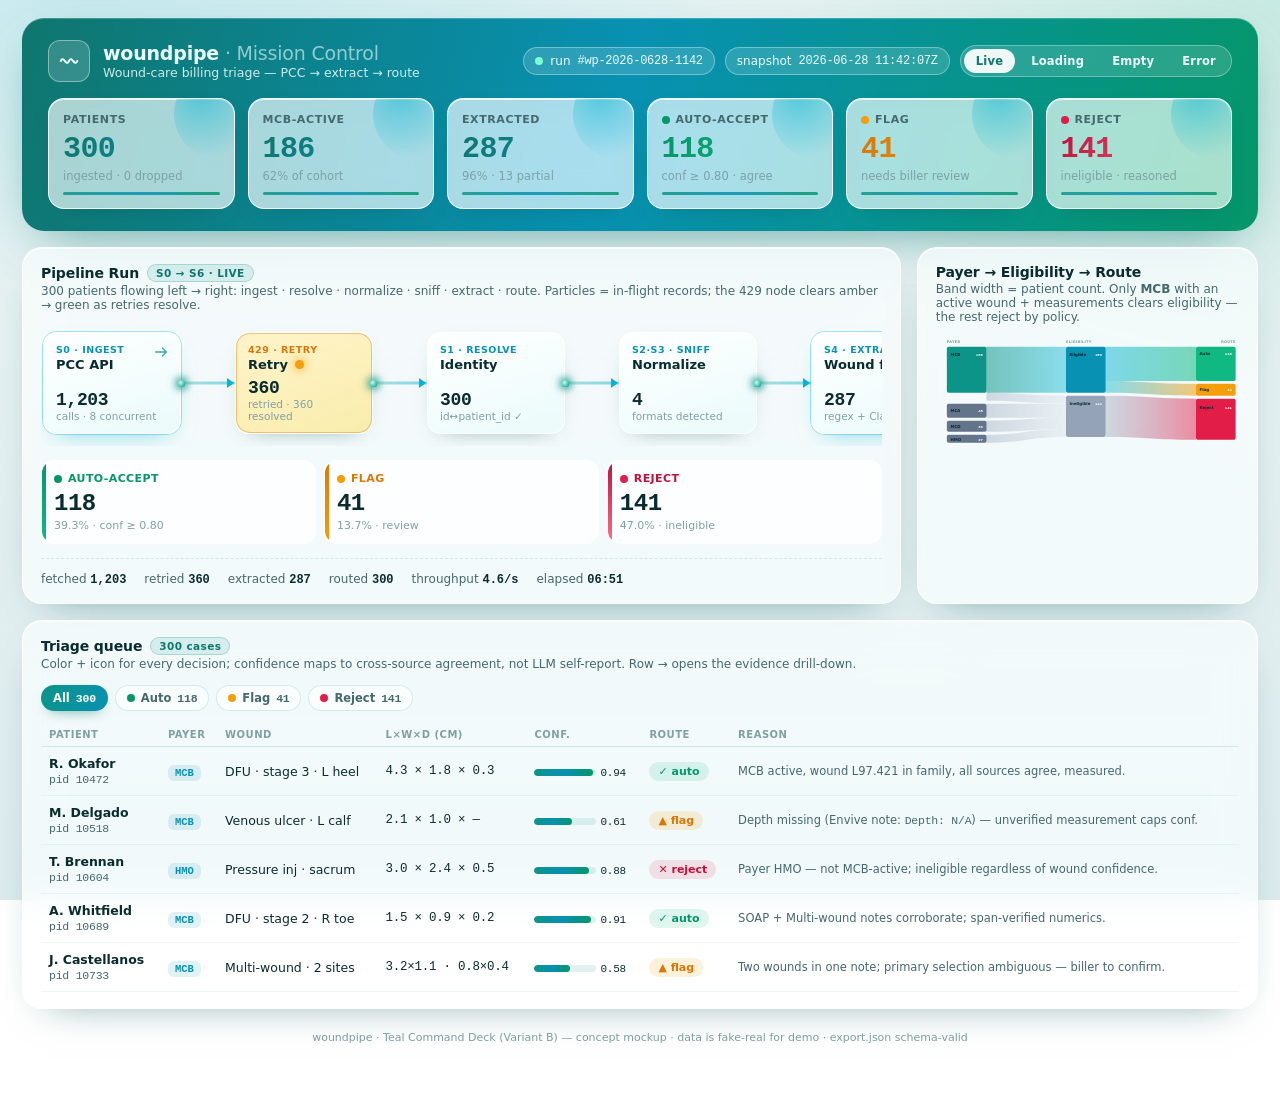
<file: .agency/artifacts/ab-test/variant-B.html>
<!DOCTYPE html>
<html lang="en">
<head>
<meta charset="UTF-8" />
<meta name="viewport" content="width=device-width, initial-scale=1.0" />
<title>woundpipe · Mission Control — Teal Command Deck (Variant B)</title>
<style>
  /* ============================================================
     VARIANT B — "Teal Command Deck"
     White-based glassmorphism, teal→cyan→emerald, monospace numerics.
     All motion: transform/opacity only, gated by prefers-reduced-motion.
     ============================================================ */
  :root{
    /* color — net-new palette tokens for this A/B prototype (design-system
       color tier is unpopulated; flagged in report for capture-back) */
    --bg:          #e9f3f3;
    --bg-2:        #dcecee;
    --glass:       rgba(255,255,255,0.66);
    --glass-2:     rgba(255,255,255,0.82);
    --glass-brd:   rgba(255,255,255,0.85);
    --hair:        rgba(13,148,136,0.16);
    --ink:         #0a2b2f;
    --ink-soft:    #45686d;
    --ink-faint:   #7fa0a4;
    --teal:        #0d9488;
    --teal-700:    #0f766e;
    --cyan:        #0891b2;
    --cyan-500:    #06b6d4;
    --emerald:     #059669;
    --emerald-500: #10b981;
    --amber:       #f59e0b;
    --amber-600:   #d97706;
    --rose:        #e11d48;
    --rose-soft:   #fb7185;
    /* motion tokens — from design-system.md (do not hard-code) */
    --dur-micro:   200ms;
    --dur-large:   400ms;
    --ease-enter:  cubic-bezier(0,0,0,1);
    --ease-exit:   cubic-bezier(0.3,0,1,1);
    --ease-std:    cubic-bezier(0.2,0,0,1);
    --mono: ui-monospace, "SF Mono", "JetBrains Mono", Menlo, Consolas, monospace;
    --sans: "Inter", system-ui, -apple-system, "Segoe UI", Roboto, sans-serif;
  }

  *{ box-sizing:border-box; }
  html,body{ margin:0; }
  body{
    font-family:var(--sans);
    color:var(--ink);
    background:
      radial-gradient(1200px 600px at 8% -8%, rgba(6,182,212,.18), transparent 60%),
      radial-gradient(1000px 700px at 100% 0%, rgba(16,185,129,.16), transparent 55%),
      linear-gradient(180deg, var(--bg), var(--bg-2));
    background-attachment:fixed;
    min-height:100vh;
    -webkit-font-smoothing:antialiased;
  }
  .num{ font-family:var(--mono); font-feature-settings:"tnum" 1; letter-spacing:-.02em; }
  ::selection{ background:rgba(13,148,136,.22); }

  /* ---------- shell ---------- */
  .wrap{ max-width:1280px; margin:0 auto; padding:18px 22px 64px; }

  /* ---------- header band ---------- */
  header.deck{
    position:relative; overflow:hidden;
    border-radius:22px;
    padding:22px 26px;
    color:#eafdfb;
    background:linear-gradient(104deg,#0f766e 0%,#0891b2 48%,#059669 100%);
    box-shadow:0 18px 50px -22px rgba(8,118,110,.7), inset 0 1px 0 rgba(255,255,255,.22);
  }
  header.deck::after{ /* glass sheen, opacity-animated only */
    content:""; position:absolute; inset:0;
    background:linear-gradient(100deg, transparent 30%, rgba(255,255,255,.16) 50%, transparent 70%);
    opacity:.0; pointer-events:none;
  }
  .deck-top{ display:flex; align-items:center; justify-content:space-between; gap:18px; flex-wrap:wrap; }
  .brand{ display:flex; align-items:center; gap:13px; }
  .logo{
    width:42px; height:42px; border-radius:12px; flex:none;
    background:rgba(255,255,255,.16); border:1px solid rgba(255,255,255,.4);
    display:grid; place-content:center; backdrop-filter:blur(6px);
  }
  .logo svg{ display:block; }
  .brand h1{ margin:0; font-size:19px; letter-spacing:-.2px; font-weight:700; }
  .brand .sub{ font-size:12.5px; opacity:.86; margin-top:1px; font-weight:500; }
  .deck-meta{ display:flex; gap:10px; align-items:center; flex-wrap:wrap; }
  .pill{
    display:inline-flex; align-items:center; gap:7px;
    background:rgba(255,255,255,.15); border:1px solid rgba(255,255,255,.34);
    padding:6px 11px; border-radius:999px; font-size:12px; backdrop-filter:blur(6px);
  }
  .pill .num{ font-size:12px; }
  .livedot{ width:8px; height:8px; border-radius:50%; background:#7dffd0; box-shadow:0 0 0 0 rgba(125,255,208,.7); flex:none; }

  /* state toggle (mission-control feed switch) */
  .feedctl{ display:flex; gap:4px; background:rgba(255,255,255,.14); border:1px solid rgba(255,255,255,.32); border-radius:999px; padding:3px; }
  .feedctl button{
    font:inherit; font-size:11.5px; font-weight:600; color:#eafdfb; cursor:pointer;
    background:transparent; border:0; border-radius:999px; padding:5px 12px; letter-spacing:.2px;
  }
  .feedctl button[aria-pressed="true"]{ background:rgba(255,255,255,.92); color:var(--teal-700); }
  .feedctl button:focus-visible{ outline:2px solid #eafdfb; outline-offset:2px; }

  /* ---------- stat tiles ---------- */
  .tiles{ display:grid; grid-template-columns:repeat(6,1fr); gap:13px; margin-top:16px; }
  @media(max-width:980px){ .tiles{ grid-template-columns:repeat(3,1fr); } }
  @media(max-width:560px){ .tiles{ grid-template-columns:repeat(2,1fr); } }
  .tile{
    position:relative; overflow:hidden;
    border-radius:16px; padding:14px 14px 13px;
    background:var(--glass); border:1px solid var(--glass-brd);
    backdrop-filter:blur(16px) saturate(150%);
    box-shadow:0 10px 28px -18px rgba(8,80,80,.55), inset 0 1px 0 rgba(255,255,255,.7);
  }
  .tile::before{ /* vivid teal gradient accent fill, top corner */
    content:""; position:absolute; right:-30px; top:-30px; width:90px; height:90px; border-radius:50%;
    background:radial-gradient(circle at 30% 30%, rgba(6,182,212,.5), rgba(16,185,129,.0) 70%);
    pointer-events:none;
  }
  .tile .cap{ font-size:11px; font-weight:600; color:var(--ink-soft); text-transform:uppercase; letter-spacing:.6px; display:flex; align-items:center; gap:6px; }
  .tile .big{ font-size:30px; font-weight:700; margin-top:8px; line-height:1; background:linear-gradient(120deg,var(--teal-700),var(--cyan)); -webkit-background-clip:text; background-clip:text; color:transparent; }
  .tile.accent-amber .big{ background:linear-gradient(120deg,var(--amber-600),var(--amber)); -webkit-background-clip:text; background-clip:text; color:transparent; }
  .tile.accent-rose .big{ background:linear-gradient(120deg,#be123c,var(--rose-soft)); -webkit-background-clip:text; background-clip:text; color:transparent; }
  .tile.accent-emerald .big{ background:linear-gradient(120deg,var(--emerald),var(--emerald-500)); -webkit-background-clip:text; background-clip:text; color:transparent; }
  .tile .sub{ font-size:11.5px; color:var(--ink-faint); margin-top:5px; }
  .spark{ height:3px; border-radius:3px; margin-top:9px; background:linear-gradient(90deg,var(--teal),var(--cyan),var(--emerald)); opacity:.85; }

  /* ---------- panel scaffolding ---------- */
  .grid{ display:grid; grid-template-columns:1.55fr 1fr; gap:16px; margin-top:16px; }
  @media(max-width:980px){ .grid{ grid-template-columns:1fr; } }
  .panel{
    border-radius:20px; padding:16px 18px;
    background:var(--glass); border:1px solid var(--glass-brd);
    backdrop-filter:blur(18px) saturate(150%);
    box-shadow:0 16px 40px -26px rgba(8,80,80,.6), inset 0 1px 0 rgba(255,255,255,.7);
  }
  .panel h2{ margin:0 0 2px; font-size:14px; font-weight:700; letter-spacing:-.1px; display:flex; align-items:center; gap:8px; }
  .panel .lede{ font-size:12px; color:var(--ink-soft); margin:0 0 14px; }
  .badge{ font-size:10.5px; font-weight:700; padding:2px 8px; border-radius:999px; letter-spacing:.4px; }
  .badge.teal{ background:rgba(13,148,136,.12); color:var(--teal-700); border:1px solid rgba(13,148,136,.25); }

  /* ======================================================
     HERO PIPELINE (left → right)
     ====================================================== */
  .pipe{ position:relative; }
  .spine{ display:flex; align-items:stretch; gap:0; overflow-x:auto; padding:6px 2px 12px; }
  .node{
    position:relative; flex:0 0 138px; min-height:96px;
    border-radius:14px; padding:11px 12px;
    background:linear-gradient(160deg, rgba(255,255,255,.92), rgba(232,250,250,.78));
    border:1px solid var(--glass-brd);
    box-shadow:0 8px 22px -16px rgba(8,80,80,.7), inset 0 1px 0 rgba(255,255,255,.9);
    display:flex; flex-direction:column; justify-content:space-between;
  }
  .node .stg{ font-size:9.5px; font-weight:700; letter-spacing:.5px; color:var(--cyan); text-transform:uppercase; }
  .node .nm{ font-size:13px; font-weight:700; margin-top:2px; }
  .node .mv{ font-size:18px; font-weight:700; margin-top:6px; }
  .node .mu{ font-size:10.5px; color:var(--ink-faint); }
  .node.glow{ box-shadow:0 0 0 1px rgba(6,182,212,.35), 0 10px 26px -14px rgba(6,182,212,.65), inset 0 1px 0 rgba(255,255,255,.9); }
  .node .ic{ position:absolute; top:11px; right:11px; opacity:.8; }

  /* connector track between nodes — particles travel along it */
  .conn{ flex:0 0 auto; align-self:center; position:relative; width:54px; height:30px; }
  @media(max-width:980px){ .conn{ width:40px; } }
  .conn .rail{ position:absolute; top:50%; left:0; right:0; height:3px; transform:translateY(-50%);
    background:linear-gradient(90deg, rgba(13,148,136,.28), rgba(6,182,212,.5)); border-radius:3px; }
  .conn .arrow{ position:absolute; top:50%; right:1px; transform:translateY(-50%);
    width:0; height:0; border-top:5px solid transparent; border-bottom:5px solid transparent; border-left:7px solid var(--cyan-500); }
  .pkt{ position:absolute; top:50%; left:0; width:7px; height:7px; border-radius:50%;
    margin-top:-3.5px; margin-left:-3.5px;
    background:radial-gradient(circle at 35% 35%, #bdfff0, var(--teal));
    box-shadow:0 0 8px 1px rgba(13,148,136,.6);
    transform:translateX(0); }

  /* 429 retry node — amber→green cross-fade via stacked opacity layers */
  .retry{ position:relative; }
  .retry .layer{ position:absolute; inset:0; border-radius:14px; }
  .retry .amber{ background:linear-gradient(160deg, rgba(254,243,199,.95), rgba(253,230,138,.7)); box-shadow:inset 0 0 0 1px rgba(217,119,6,.4); opacity:1; }
  .retry .green{ background:linear-gradient(160deg, rgba(209,250,229,.97), rgba(167,243,208,.8)); box-shadow:inset 0 0 0 1px rgba(5,150,105,.45); opacity:0; }
  .retry .content{ position:relative; z-index:2; display:flex; flex-direction:column; justify-content:space-between; height:100%; }
  .retry .stg{ color:var(--amber-600); }
  .retry .retdot{ width:9px; height:9px; border-radius:50%; background:var(--amber); box-shadow:0 0 8px 1px rgba(245,158,11,.7); }

  /* outcomes fan */
  .outcomes{ display:flex; gap:8px; margin-top:14px; }
  .oc{ flex:1; border-radius:13px; padding:11px 12px; position:relative; overflow:hidden;
    border:1px solid var(--glass-brd); background:var(--glass-2); box-shadow:inset 0 1px 0 rgba(255,255,255,.8); }
  .oc .ocnm{ font-size:11px; font-weight:700; text-transform:uppercase; letter-spacing:.4px; display:flex; align-items:center; gap:6px; }
  .oc .ocv{ font-size:24px; font-weight:700; margin-top:5px; }
  .oc .ocp{ font-size:11px; color:var(--ink-faint); margin-top:2px; }
  .oc .strip{ position:absolute; left:0; top:0; bottom:0; width:4px; }
  .oc.acc .ocnm{ color:var(--emerald); } .oc.acc .strip{ background:linear-gradient(180deg,var(--emerald),var(--emerald-500)); }
  .oc.flg .ocnm{ color:var(--amber-600); } .oc.flg .strip{ background:linear-gradient(180deg,var(--amber-600),var(--amber)); }
  .oc.rej .ocnm{ color:#be123c; } .oc.rej .strip{ background:linear-gradient(180deg,#be123c,var(--rose-soft)); }
  .dot{ width:8px; height:8px; border-radius:50%; flex:none; }

  /* throughput ticker */
  .ticker{ display:flex; gap:18px; flex-wrap:wrap; margin-top:14px; padding-top:13px; border-top:1px dashed var(--hair); font-size:12px; color:var(--ink-soft); }
  .ticker b{ font-family:var(--mono); color:var(--ink); font-weight:700; }

  /* ======================================================
     SANKEY
     ====================================================== */
  .sankey-wrap{ width:100%; }
  .sankey-wrap svg{ width:100%; height:auto; display:block; }
  .snode{ rx:5; }
  .slabel{ font-family:var(--sans); font-size:11px; font-weight:700; fill:var(--ink); }
  .scount{ font-family:var(--mono); font-size:11px; font-weight:700; }
  .scol{ font-family:var(--sans); font-size:10px; font-weight:700; letter-spacing:.6px; fill:var(--ink-faint); text-transform:uppercase; }

  /* ======================================================
     TRIAGE PREVIEW
     ====================================================== */
  .filters{ display:flex; gap:7px; flex-wrap:wrap; margin:2px 0 12px; }
  .chip{ font:inherit; font-size:11.5px; font-weight:600; cursor:pointer;
    border:1px solid var(--hair); background:rgba(255,255,255,.55); color:var(--ink-soft);
    padding:5px 11px; border-radius:999px; display:inline-flex; gap:6px; align-items:center; }
  .chip[aria-pressed="true"]{ background:linear-gradient(120deg,var(--teal),var(--cyan)); color:#fff; border-color:transparent; box-shadow:0 6px 14px -8px rgba(8,118,110,.8); }
  .chip:focus-visible{ outline:2px solid var(--teal); outline-offset:2px; }
  table.triage{ width:100%; border-collapse:collapse; font-size:12.5px; }
  table.triage th{ text-align:left; font-size:10px; text-transform:uppercase; letter-spacing:.5px; color:var(--ink-faint); font-weight:700; padding:6px 8px; border-bottom:1px solid var(--hair); }
  table.triage td{ padding:9px 8px; border-bottom:1px solid rgba(13,148,136,.08); vertical-align:middle; }
  table.triage tr.row{ cursor:pointer; }
  table.triage tr.row:focus-visible{ outline:2px solid var(--teal); outline-offset:-2px; }
  .rtag{ display:inline-flex; align-items:center; gap:6px; font-weight:700; font-size:11px; padding:3px 9px; border-radius:999px; }
  .rtag.acc{ background:rgba(16,185,129,.13); color:var(--emerald); }
  .rtag.flg{ background:rgba(245,158,11,.15); color:var(--amber-600); }
  .rtag.rej{ background:rgba(225,29,72,.12); color:#be123c; }
  .gauge{ width:62px; height:7px; border-radius:7px; background:rgba(13,148,136,.12); overflow:hidden; display:inline-block; vertical-align:middle; }
  .gauge > i{ display:block; height:100%; border-radius:7px; background:linear-gradient(90deg,var(--teal),var(--cyan),var(--emerald)); }
  .reason{ color:var(--ink-soft); font-size:11.5px; }
  .pyr{ font-family:var(--mono); font-size:10.5px; font-weight:700; padding:2px 7px; border-radius:6px; background:rgba(8,145,178,.12); color:var(--cyan); }

  /* ======================================================
     STATE PANELS (loading / empty / error) — full-state design
     ====================================================== */
  .stateview{ display:none; }
  body[data-feed="live"]    #v-live    { display:block; }
  body[data-feed="loading"] #v-loading { display:block; }
  body[data-feed="empty"]   #v-empty   { display:block; }
  body[data-feed="error"]   #v-error   { display:block; }

  .statecard{ text-align:center; padding:44px 22px; }
  .statecard .ico{ width:58px; height:58px; border-radius:16px; display:grid; place-content:center; margin:0 auto 14px; }
  .statecard h3{ margin:0 0 6px; font-size:16px; }
  .statecard p{ margin:0 auto; max-width:440px; font-size:13px; color:var(--ink-soft); line-height:1.5; }
  .statecard .act{ margin-top:16px; }
  .btn{ font:inherit; font-size:13px; font-weight:600; cursor:pointer; border:0; border-radius:11px; padding:9px 18px; color:#fff;
    background:linear-gradient(120deg,var(--teal),var(--cyan)); box-shadow:0 10px 24px -12px rgba(8,118,110,.8); }
  .btn:focus-visible{ outline:2px solid var(--teal-700); outline-offset:2px; }
  .btn.ghost{ background:rgba(255,255,255,.7); color:var(--teal-700); border:1px solid var(--hair); box-shadow:none; }

  /* skeleton shimmer rows for loading */
  .sk{ border-radius:12px; background:linear-gradient(100deg, rgba(255,255,255,.5) 30%, rgba(213,238,238,.85) 50%, rgba(255,255,255,.5) 70%); background-size:200% 100%; }
  .sk-tile{ height:96px; }
  .sk-line{ height:14px; margin:10px 0; }
  .sk-node{ height:96px; flex:0 0 138px; }

  /* ======================================================
     MOTION — opt-in, transform/opacity only (toolkit §3,§6)
     ====================================================== */
  @media (prefers-reduced-motion: no-preference){
    header.deck::after{ animation:sheen 7s var(--ease-std) infinite; }
    @keyframes sheen{ 0%{opacity:0; transform:translateX(-30%);} 18%{opacity:.7;} 36%,100%{opacity:0; transform:translateX(30%);} }

    .livedot{ animation:ping 2.2s var(--ease-std) infinite; }
    @keyframes ping{ 0%{ box-shadow:0 0 0 0 rgba(125,255,208,.7);} 70%,100%{ box-shadow:0 0 0 7px rgba(125,255,208,0);} }

    /* particles flow left→right; --track set per-connector by JS */
    .pkt{ animation:flow 2.4s linear infinite; }
    .pkt.d1{ animation-delay:.0s; } .pkt.d2{ animation-delay:.8s; } .pkt.d3{ animation-delay:1.6s; }
    @keyframes flow{
      0%{ transform:translateX(0) scale(.8); opacity:0; }
      12%{ opacity:1; }
      88%{ opacity:1; }
      100%{ transform:translateX(var(--track,54px)) scale(1); opacity:0; }
    }

    /* 429 retry: cross-fade amber→green (opacity) + gentle settle (scale) */
    .retry .amber{ animation:fadeOut 3.4s var(--ease-std) infinite; }
    .retry .green{ animation:fadeIn  3.4s var(--ease-std) infinite; }
    .retry .retdot{ animation:retpulse 3.4s var(--ease-std) infinite; }
    .retry .content{ animation:settle 3.4s var(--ease-std) infinite; }
    @keyframes fadeOut{ 0%,40%{opacity:1;} 62%,100%{opacity:0;} }
    @keyframes fadeIn{  0%,40%{opacity:0;} 62%,100%{opacity:1;} }
    @keyframes settle{ 0%,40%{transform:scale(1);} 56%{transform:scale(1.035);} 70%,100%{transform:scale(1);} }
    @keyframes retpulse{ 0%,40%{ background:var(--amber); box-shadow:0 0 8px 1px rgba(245,158,11,.7);} 62%,100%{ background:var(--emerald); box-shadow:0 0 8px 1px rgba(5,150,105,.7);} }

    .countup{ /* JS-driven count-up only animates here; rest state = final value */ }
    .sk{ animation:shimmer 1.3s linear infinite; }
    @keyframes shimmer{ to{ background-position:-200% 0; } }

    .rise{ opacity:0; transform:translateY(10px); animation:rise var(--dur-large) var(--ease-enter) forwards; }
    .rise.s1{ animation-delay:.04s;} .rise.s2{ animation-delay:.10s;} .rise.s3{ animation-delay:.16s;}
    @keyframes rise{ to{ opacity:1; transform:translateY(0);} }
  }
  /* resting state (reduced motion / unsupported): everything visible, retry shows resolved green */
  @media (prefers-reduced-motion: reduce){
    .retry .amber{ opacity:0; } .retry .green{ opacity:1; } .retry .retdot{ background:var(--emerald); }
  }
  .rise{ } /* fails safe: visible by default; animation only adds entrance */
</style>
</head>
<body data-feed="live">
<div class="wrap">

  <!-- ============ HEADER BAND ============ -->
  <header class="deck">
    <div class="deck-top">
      <div class="brand">
        <span class="logo" aria-hidden="true">
          <svg width="22" height="22" viewBox="0 0 24 24" fill="none">
            <path d="M3 12c3-7 6 7 9 0s6 7 9 0" stroke="#eafdfb" stroke-width="2.1" stroke-linecap="round"/>
          </svg>
        </span>
        <div>
          <h1>woundpipe<span style="opacity:.6;font-weight:500"> · Mission Control</span></h1>
          <div class="sub">Wound-care billing triage — PCC → extract → route</div>
        </div>
      </div>
      <div class="deck-meta">
        <span class="pill"><span class="livedot" aria-hidden="true"></span>run <span class="num">#wp-2026-0628-1142</span></span>
        <span class="pill">snapshot <span class="num">2026-06-28 11:42:07Z</span></span>
        <div class="feedctl" role="group" aria-label="Pipeline feed state">
          <button data-feed="live" aria-pressed="true">Live</button>
          <button data-feed="loading" aria-pressed="false">Loading</button>
          <button data-feed="empty" aria-pressed="false">Empty</button>
          <button data-feed="error" aria-pressed="false">Error</button>
        </div>
      </div>
    </div>

    <!-- stat tiles -->
    <div class="tiles" aria-label="Run summary">
      <div class="tile rise s1">
        <div class="cap">Patients</div>
        <div class="big num countup" data-to="300">0</div>
        <div class="sub">ingested · 0 dropped</div>
        <div class="spark"></div>
      </div>
      <div class="tile rise s1">
        <div class="cap">MCB-active</div>
        <div class="big num countup" data-to="186">0</div>
        <div class="sub">62% of cohort</div>
        <div class="spark"></div>
      </div>
      <div class="tile rise s2">
        <div class="cap">Extracted</div>
        <div class="big num countup" data-to="287">0</div>
        <div class="sub">96% · 13 partial</div>
        <div class="spark"></div>
      </div>
      <div class="tile accent-emerald rise s2">
        <div class="cap"><span class="dot" style="background:var(--emerald)"></span>Auto-accept</div>
        <div class="big num countup" data-to="118">0</div>
        <div class="sub">conf ≥ 0.80 · agree</div>
        <div class="spark"></div>
      </div>
      <div class="tile accent-amber rise s3">
        <div class="cap"><span class="dot" style="background:var(--amber)"></span>Flag</div>
        <div class="big num countup" data-to="41">0</div>
        <div class="sub">needs biller review</div>
        <div class="spark"></div>
      </div>
      <div class="tile accent-rose rise s3">
        <div class="cap"><span class="dot" style="background:var(--rose)"></span>Reject</div>
        <div class="big num countup" data-to="141">0</div>
        <div class="sub">ineligible · reasoned</div>
        <div class="spark"></div>
      </div>
    </div>
  </header>

  <!-- ============ STATE: LOADING ============ -->
  <section id="v-loading" class="stateview" aria-live="polite">
    <div class="grid">
      <div class="panel">
        <h2>Pipeline Run <span class="badge teal">FETCHING</span></h2>
        <p class="lede">Streaming 300 patients from PCC EHR — respecting Retry-After on 429…</p>
        <div class="spine" aria-hidden="true">
          <div class="sk sk-node"></div><div class="conn"></div>
          <div class="sk sk-node"></div><div class="conn"></div>
          <div class="sk sk-node"></div><div class="conn"></div>
          <div class="sk sk-node"></div><div class="conn"></div>
          <div class="sk sk-node"></div>
        </div>
        <div class="sk sk-line" style="width:70%"></div>
        <div class="sk sk-line" style="width:52%"></div>
      </div>
      <div class="panel">
        <h2>Payer → Route</h2>
        <p class="lede">Awaiting eligibility resolve…</p>
        <div class="sk sk-line" style="width:90%;height:200px;border-radius:14px"></div>
      </div>
    </div>
  </section>

  <!-- ============ STATE: EMPTY ============ -->
  <section id="v-empty" class="stateview">
    <div class="panel" style="margin-top:16px">
      <div class="statecard">
        <div class="ico" style="background:rgba(13,148,136,.12)">
          <svg width="26" height="26" viewBox="0 0 24 24" fill="none"><path d="M4 7h16M4 12h16M4 17h10" stroke="var(--teal)" stroke-width="2" stroke-linecap="round"/></svg>
        </div>
        <h3>No run loaded yet</h3>
        <p>This snapshot is empty. Trigger an ingestion run to pull patients from PCC, extract wound fields from the four note formats, and route each case. The command deck populates the moment <span class="num">export.json</span> lands.</p>
        <div class="act"><button class="btn" data-goto="live">Load latest snapshot</button></div>
      </div>
    </div>
  </section>

  <!-- ============ STATE: ERROR ============ -->
  <section id="v-error" class="stateview">
    <div class="panel" style="margin-top:16px; border-color:rgba(225,29,72,.3)">
      <div class="statecard">
        <div class="ico" style="background:rgba(225,29,72,.12)">
          <svg width="26" height="26" viewBox="0 0 24 24" fill="none"><path d="M12 8v5M12 16.5v.5" stroke="var(--rose)" stroke-width="2.2" stroke-linecap="round"/><path d="M12 3l9 16H3l9-16z" stroke="var(--rose)" stroke-width="2" stroke-linejoin="round"/></svg>
        </div>
        <h3>Publish failed — partial run held back</h3>
        <p>Ingestion resolved <span class="num">700/300</span> tasks then hit a hard <span class="num">422</span> on identity resolve (<span class="num">patient_id↔id</span> gate). The deck refuses to show a half-truth: no patients published. Resume picks up only the remainder — idempotent, zero double-counting.</p>
        <div class="act">
          <button class="btn" data-goto="live">Resume from checkpoint</button>
          <button class="btn ghost" data-goto="loading" style="margin-left:8px">View logs</button>
        </div>
      </div>
    </div>
  </section>

  <!-- ============ STATE: LIVE (success) ============ -->
  <section id="v-live" class="stateview">
    <div class="grid">

      <!-- HERO PIPELINE -->
      <div class="panel pipe">
        <h2>Pipeline Run <span class="badge teal">S0 → S6 · LIVE</span></h2>
        <p class="lede">300 patients flowing left → right: ingest · resolve · normalize · sniff · extract · route. Particles = in-flight records; the 429 node clears amber → green as retries resolve.</p>

        <div class="spine" id="spine">
          <div class="node glow">
            <div><div class="stg">S0 · ingest</div><div class="nm">PCC API</div></div>
            <div><div class="mv num">1,203</div><div class="mu">calls · 8 concurrent</div></div>
            <span class="ic" aria-hidden="true"><svg width="16" height="16" viewBox="0 0 24 24" fill="none"><path d="M4 12h16M14 6l6 6-6 6" stroke="var(--cyan)" stroke-width="2" stroke-linecap="round" stroke-linejoin="round"/></svg></span>
          </div>

          <div class="conn"><span class="rail"></span><span class="pkt d1"></span><span class="pkt d2"></span><span class="pkt d3"></span><span class="arrow"></span></div>

          <!-- 429 retry node -->
          <div class="node retry">
            <span class="layer amber"></span><span class="layer green"></span>
            <div class="content">
              <div><div class="stg">429 · retry</div><div class="nm" style="display:flex;align-items:center;gap:7px">Retry <span class="retdot" aria-hidden="true"></span></div></div>
              <div><div class="mv num">360</div><div class="mu">retried · 360 resolved</div></div>
            </div>
          </div>

          <div class="conn"><span class="rail"></span><span class="pkt d1"></span><span class="pkt d2"></span><span class="pkt d3"></span><span class="arrow"></span></div>

          <div class="node">
            <div><div class="stg">S1 · resolve</div><div class="nm">Identity</div></div>
            <div><div class="mv num">300</div><div class="mu">id↔patient_id ✓</div></div>
          </div>

          <div class="conn"><span class="rail"></span><span class="pkt d1"></span><span class="pkt d2"></span><span class="pkt d3"></span><span class="arrow"></span></div>

          <div class="node">
            <div><div class="stg">S2·S3 · sniff</div><div class="nm">Normalize</div></div>
            <div><div class="mv num">4</div><div class="mu">formats detected</div></div>
          </div>

          <div class="conn"><span class="rail"></span><span class="pkt d1"></span><span class="pkt d2"></span><span class="pkt d3"></span><span class="arrow"></span></div>

          <div class="node glow">
            <div><div class="stg">S4 · extract</div><div class="nm">Wound fields</div></div>
            <div><div class="mv num">287</div><div class="mu">regex + Claude</div></div>
            <span class="ic" aria-hidden="true"><svg width="16" height="16" viewBox="0 0 24 24" fill="none"><circle cx="11" cy="11" r="6" stroke="var(--teal)" stroke-width="2"/><path d="M16 16l4 4" stroke="var(--teal)" stroke-width="2" stroke-linecap="round"/></svg></span>
          </div>

          <div class="conn"><span class="rail"></span><span class="pkt d1"></span><span class="pkt d2"></span><span class="pkt d3"></span><span class="arrow"></span></div>

          <div class="node">
            <div><div class="stg">S5 · route</div><div class="nm">SQL VIEW</div></div>
            <div><div class="mv num">300</div><div class="mu">v_patient_eligibility</div></div>
          </div>
        </div>

        <!-- outcomes fan -->
        <div class="outcomes" aria-label="Routing outcomes">
          <div class="oc acc"><span class="strip"></span><div class="ocnm"><span class="dot" style="background:var(--emerald)"></span>Auto-accept</div><div class="ocv num">118</div><div class="ocp">39.3% · conf ≥ 0.80</div></div>
          <div class="oc flg"><span class="strip"></span><div class="ocnm"><span class="dot" style="background:var(--amber)"></span>Flag</div><div class="ocv num">41</div><div class="ocp">13.7% · review</div></div>
          <div class="oc rej"><span class="strip"></span><div class="ocnm"><span class="dot" style="background:var(--rose)"></span>Reject</div><div class="ocv num">141</div><div class="ocp">47.0% · ineligible</div></div>
        </div>

        <div class="ticker">
          <span>fetched <b>1,203</b></span>
          <span>retried <b>360</b></span>
          <span>extracted <b>287</b></span>
          <span>routed <b>300</b></span>
          <span>throughput <b>4.6/s</b></span>
          <span>elapsed <b>06:51</b></span>
        </div>
      </div>

      <!-- SANKEY -->
      <div class="panel">
        <h2>Payer → Eligibility → Route</h2>
        <p class="lede">Band width = patient count. Only <b>MCB</b> with an active wound + measurements clears eligibility — the rest reject by policy.</p>
        <div class="sankey-wrap">
          <svg viewBox="0 0 840 300" role="img" aria-label="Sankey: 300 patients flow from payer to eligibility to routing decision">
            <defs>
              <linearGradient id="gTeal" x1="0" x2="1"><stop offset="0" stop-color="#0d9488" stop-opacity=".55"/><stop offset="1" stop-color="#06b6d4" stop-opacity=".45"/></linearGradient>
              <linearGradient id="gGray" x1="0" x2="1"><stop offset="0" stop-color="#94a3b8" stop-opacity=".4"/><stop offset="1" stop-color="#cbd5e1" stop-opacity=".3"/></linearGradient>
              <linearGradient id="gAcc" x1="0" x2="1"><stop offset="0" stop-color="#06b6d4" stop-opacity=".5"/><stop offset="1" stop-color="#10b981" stop-opacity=".55"/></linearGradient>
              <linearGradient id="gFlg" x1="0" x2="1"><stop offset="0" stop-color="#06b6d4" stop-opacity=".45"/><stop offset="1" stop-color="#f59e0b" stop-opacity=".55"/></linearGradient>
              <linearGradient id="gRej" x1="0" x2="1"><stop offset="0" stop-color="#94a3b8" stop-opacity=".4"/><stop offset="1" stop-color="#e11d48" stop-opacity=".5"/></linearGradient>
            </defs>

            <!-- column headers -->
            <text class="scol" x="30" y="14">Payer</text>
            <text class="scol" x="360" y="14">Eligibility</text>
            <text class="scol" x="720" y="14" text-anchor="end" transform="translate(110,0)">Route</text>

            <!-- bands (drawn before nodes) -->
            <path d="M140,24 C250,24 250,24 360,24 L360,152 C250,152 250,152 140,152 Z" fill="url(#gTeal)"/>
            <path d="M140,152 C250,152 250,160 360,160 L360,182 C250,182 250,174 140,174 Z" fill="url(#gGray)"/>
            <path d="M140,182 C250,182 250,182 360,182 L360,221 C250,221 250,221 140,221 Z" fill="url(#gGray)"/>
            <path d="M140,229 C250,229 250,221 360,221 L360,252 C250,252 250,260 140,260 Z" fill="url(#gGray)"/>
            <path d="M140,268 C250,268 250,252 360,252 L360,274 C250,274 250,290 140,290 Z" fill="url(#gGray)"/>

            <path d="M470,24 C595,24 595,24 720,24 L720,119 C595,119 595,119 470,119 Z" fill="url(#gAcc)"/>
            <path d="M470,119 C595,119 595,127 720,127 L720,160 C595,160 595,152 470,152 Z" fill="url(#gFlg)"/>
            <path d="M470,160 C595,160 595,168 720,168 L720,282 C595,282 595,274 470,274 Z" fill="url(#gRej)"/>

            <!-- payer nodes -->
            <rect x="30" y="24"  width="110" height="128" rx="5" fill="#0d9488"/>
            <rect x="30" y="182" width="110" height="39"  rx="5" fill="#64748b"/>
            <rect x="30" y="229" width="110" height="31"  rx="5" fill="#64748b"/>
            <rect x="30" y="268" width="110" height="22"  rx="5" fill="#64748b"/>
            <text class="slabel" x="40" y="50" fill="#fff">MCB</text><text class="scount" x="130" y="50" text-anchor="end" fill="#eafdfb">186</text>
            <text class="slabel" x="40" y="206" fill="#fff">MCA</text><text class="scount" x="130" y="206" text-anchor="end" fill="#fff">48</text>
            <text class="slabel" x="40" y="249" fill="#fff">MCD</text><text class="scount" x="130" y="249" text-anchor="end" fill="#fff">39</text>
            <text class="slabel" x="40" y="284" fill="#fff">HMO</text><text class="scount" x="130" y="284" text-anchor="end" fill="#fff">27</text>

            <!-- eligibility nodes -->
            <rect x="360" y="24"  width="110" height="128" rx="5" fill="#0891b2"/>
            <rect x="360" y="160" width="110" height="114" rx="5" fill="#94a3b8"/>
            <text class="slabel" x="370" y="50" fill="#fff">Eligible</text><text class="scount" x="460" y="50" text-anchor="end" fill="#eafdfb">159</text>
            <text class="slabel" x="370" y="186" fill="#fff">Ineligible</text><text class="scount" x="460" y="186" text-anchor="end" fill="#fff">141</text>

            <!-- route nodes -->
            <rect x="720" y="24"  width="110" height="95"  rx="5" fill="#10b981"/>
            <rect x="720" y="127" width="110" height="33"  rx="5" fill="#f59e0b"/>
            <rect x="720" y="168" width="110" height="114" rx="5" fill="#e11d48"/>
            <text class="slabel" x="730" y="48" fill="#fff">Auto</text><text class="scount" x="820" y="48" text-anchor="end" fill="#fff">118</text>
            <text class="slabel" x="730" y="147" fill="#fff">Flag</text><text class="scount" x="820" y="147" text-anchor="end" fill="#fff">41</text>
            <text class="slabel" x="730" y="196" fill="#fff">Reject</text><text class="scount" x="820" y="196" text-anchor="end" fill="#fff">141</text>
          </svg>
        </div>
      </div>
    </div>

    <!-- TRIAGE PREVIEW -->
    <div class="panel" style="margin-top:16px">
      <h2>Triage queue <span class="badge teal">300 cases</span></h2>
      <p class="lede">Color + icon for every decision; confidence maps to cross-source agreement, not LLM self-report. Row → opens the evidence drill-down.</p>
      <div class="filters" role="group" aria-label="Filter by route">
        <button class="chip" aria-pressed="true">All <span class="num">300</span></button>
        <button class="chip" aria-pressed="false"><span class="dot" style="background:var(--emerald)"></span>Auto <span class="num">118</span></button>
        <button class="chip" aria-pressed="false"><span class="dot" style="background:var(--amber)"></span>Flag <span class="num">41</span></button>
        <button class="chip" aria-pressed="false"><span class="dot" style="background:var(--rose)"></span>Reject <span class="num">141</span></button>
      </div>
      <div style="overflow-x:auto">
      <table class="triage">
        <thead><tr>
          <th>Patient</th><th>Payer</th><th>Wound</th><th>L×W×D (cm)</th><th>Conf.</th><th>Route</th><th>Reason</th>
        </tr></thead>
        <tbody>
          <tr class="row" tabindex="0">
            <td><b>R. Okafor</b><br><span class="reason num">pid 10472</span></td>
            <td><span class="pyr">MCB</span></td>
            <td>DFU · stage 3 · L heel</td>
            <td class="num">4.3 × 1.8 × 0.3</td>
            <td><span class="gauge"><i style="width:94%"></i></span> <span class="num" style="font-size:11px">0.94</span></td>
            <td><span class="rtag acc">✓ auto</span></td>
            <td class="reason">MCB active, wound L97.421 in family, all sources agree, measured.</td>
          </tr>
          <tr class="row" tabindex="0">
            <td><b>M. Delgado</b><br><span class="reason num">pid 10518</span></td>
            <td><span class="pyr">MCB</span></td>
            <td>Venous ulcer · L calf</td>
            <td class="num">2.1 × 1.0 × —</td>
            <td><span class="gauge"><i style="width:61%"></i></span> <span class="num" style="font-size:11px">0.61</span></td>
            <td><span class="rtag flg">▲ flag</span></td>
            <td class="reason">Depth missing (Envive note: <span class="num">Depth: N/A</span>) — unverified measurement caps conf.</td>
          </tr>
          <tr class="row" tabindex="0">
            <td><b>T. Brennan</b><br><span class="reason num">pid 10604</span></td>
            <td><span class="pyr">HMO</span></td>
            <td>Pressure inj · sacrum</td>
            <td class="num">3.0 × 2.4 × 0.5</td>
            <td><span class="gauge"><i style="width:88%"></i></span> <span class="num" style="font-size:11px">0.88</span></td>
            <td><span class="rtag rej">✕ reject</span></td>
            <td class="reason">Payer HMO — not MCB-active; ineligible regardless of wound confidence.</td>
          </tr>
          <tr class="row" tabindex="0">
            <td><b>A. Whitfield</b><br><span class="reason num">pid 10689</span></td>
            <td><span class="pyr">MCB</span></td>
            <td>DFU · stage 2 · R toe</td>
            <td class="num">1.5 × 0.9 × 0.2</td>
            <td><span class="gauge"><i style="width:91%"></i></span> <span class="num" style="font-size:11px">0.91</span></td>
            <td><span class="rtag acc">✓ auto</span></td>
            <td class="reason">SOAP + Multi-wound notes corroborate; span-verified numerics.</td>
          </tr>
          <tr class="row" tabindex="0">
            <td><b>J. Castellanos</b><br><span class="reason num">pid 10733</span></td>
            <td><span class="pyr">MCB</span></td>
            <td>Multi-wound · 2 sites</td>
            <td class="num">3.2×1.1 · 0.8×0.4</td>
            <td><span class="gauge"><i style="width:58%"></i></span> <span class="num" style="font-size:11px">0.58</span></td>
            <td><span class="rtag flg">▲ flag</span></td>
            <td class="reason">Two wounds in one note; primary selection ambiguous — biller to confirm.</td>
          </tr>
        </tbody>
      </table>
      </div>
    </div>
  </section>

  <p style="text-align:center;font-size:11px;color:var(--ink-faint);margin-top:22px">
    woundpipe · Teal Command Deck (Variant B) — concept mockup · data is fake-real for demo · export.json schema-valid
  </p>
</div>

<script>
(function(){
  "use strict";
  var motionOK = !window.matchMedia || !window.matchMedia("(prefers-reduced-motion: reduce)").matches;
  var body = document.body;

  /* ---- feed state toggle (mission-control switch) ---- */
  function setFeed(state){
    body.setAttribute("data-feed", state);
    document.querySelectorAll(".feedctl button").forEach(function(b){
      b.setAttribute("aria-pressed", String(b.getAttribute("data-feed") === state));
    });
    if(state === "live") runCountUps();
    if(state === "live" && motionOK) requestAnimationFrame(measureTracks);
  }
  document.querySelectorAll(".feedctl button").forEach(function(b){
    b.addEventListener("click", function(){ setFeed(b.getAttribute("data-feed")); });
  });
  document.querySelectorAll("[data-goto]").forEach(function(b){
    b.addEventListener("click", function(){ setFeed(b.getAttribute("data-goto")); });
  });

  /* ---- count-ups (rAF, timestamp-based; resets to final under reduced motion) ---- */
  function runCountUps(){
    document.querySelectorAll(".countup").forEach(function(el){
      var to = parseInt(el.getAttribute("data-to"), 10) || 0;
      if(!motionOK){ el.textContent = to.toLocaleString(); return; }
      var dur = 900, start = null;
      function step(ts){
        if(start === null) start = ts;
        var p = Math.min(1, (ts - start) / dur);
        var eased = 1 - Math.pow(1 - p, 3); /* ease-out */
        el.textContent = Math.round(to * eased).toLocaleString();
        if(p < 1) requestAnimationFrame(step);
      }
      requestAnimationFrame(step);
    });
  }

  /* ---- particle track length = connector width (keeps flow exact + responsive) ---- */
  function measureTracks(){
    document.querySelectorAll("#spine .conn").forEach(function(c){
      var w = c.clientWidth;
      c.querySelectorAll(".pkt").forEach(function(p){ p.style.setProperty("--track", w + "px"); });
    });
  }
  var rT;
  window.addEventListener("resize", function(){
    clearTimeout(rT);
    rT = setTimeout(function(){ if(body.getAttribute("data-feed") === "live") measureTracks(); }, 120);
  });

  /* ---- triage filter chips (single-select, concept) ---- */
  document.querySelectorAll(".filters .chip").forEach(function(chip){
    chip.addEventListener("click", function(){
      document.querySelectorAll(".filters .chip").forEach(function(c){ c.setAttribute("aria-pressed","false"); });
      chip.setAttribute("aria-pressed","true");
    });
  });

  /* ---- keyboard: Enter/Space on a triage row (concept drill-down) ---- */
  document.querySelectorAll("table.triage tr.row").forEach(function(r){
    r.addEventListener("keydown", function(e){
      if(e.key === "Enter" || e.key === " "){ e.preventDefault(); r.style.outline = "2px solid var(--teal)"; }
    });
  });

  /* init */
  runCountUps();
  if(motionOK) requestAnimationFrame(measureTracks);
})();
</script>
</body>
</html>
</file>
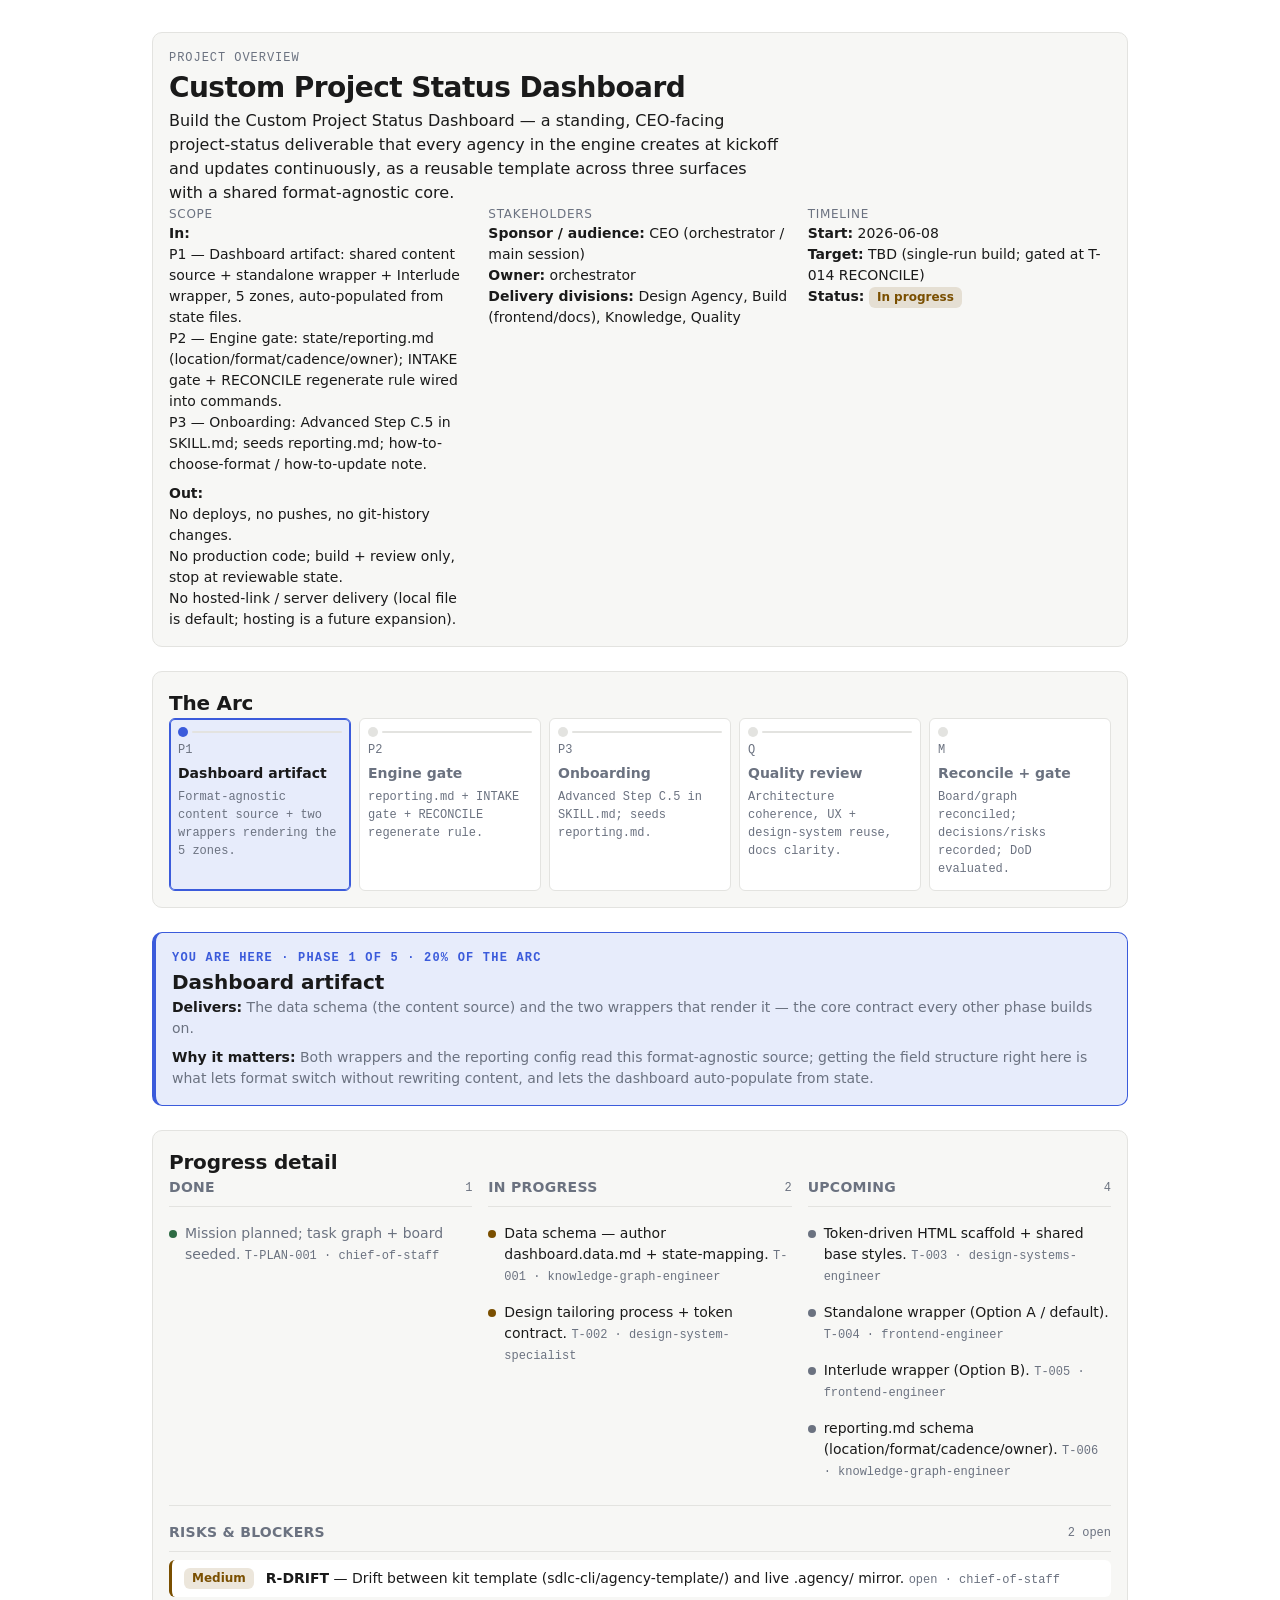
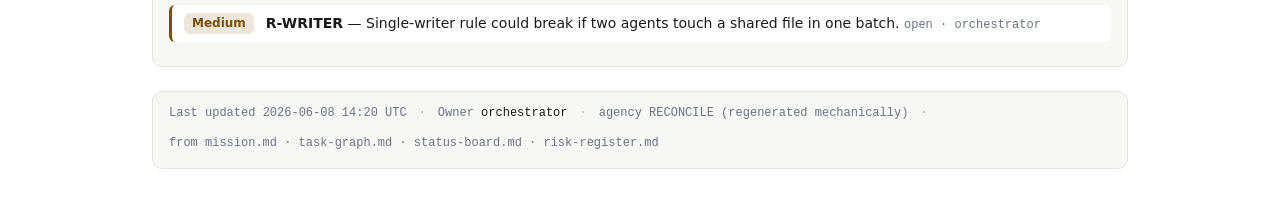
<file: .agency/artifacts/status-dashboard/dashboard.html>
<!DOCTYPE html>
<!--
============================================================================
  dashboard.html — Custom Project Status Dashboard
  WRAPPER: Option A — STANDALONE WEBPAGE (the default delivery surface) · T-004
============================================================================
  WHAT THIS FILE IS
    A freestanding, self-contained HTML page that renders the 5-zone project
    status dashboard. Opens by double-click (file://) — no server, no build,
    no external fetches. This is the DEFAULT surface (Option A). The Interlude
    tool wrapper (Option B) is a separate file (dashboard.tool.html · T-005).

  HOW IT'S BUILT (build contract, T-003 handoff)
    1. The shared style core (dashboard.base.css) is INLINED into the <style>
       block below — NOT <link>ed — because file:// and preview sandboxes
       cannot fetch external CSS. The inlined block is a COPY of the
       source-of-truth artifacts/status-dashboard/dashboard.base.css; if that
       file changes, re-inline it here. KEEP IN SYNC.
    2. Markup contract: .dash > .dash__root > five .dash-zone shells.
    3. The ONLY thing this wrapper adds on top of the shared core is the
       wide-page container clamp + page chrome (see the WRAPPER OVERRIDE block
       at the end of <style>). It references ONLY --dash-* tokens — never a
       raw host token, never a hardcoded color/size a token already names.

  CONTENT
    Populated with the REAL worked example from
    artifacts/status-dashboard/dashboard.data.md (this mission dogfoods its
    own dashboard). Each value carries an HTML comment naming the
    dashboard.data.* field it came from, so a RECONCILE re-fill knows what
    maps where. Values are rendered directly from the YAML — nothing computed.

  REGENERATION
    At RECONCILE the agency re-derives dashboard.data.md from the state files,
    then re-renders these zones. The data.* field comments are the map.
============================================================================
-->
<html lang="en">
<head>
<meta charset="utf-8">
<meta name="viewport" content="width=device-width, initial-scale=1">
<title>Project Status — Custom Project Status Dashboard</title>
<style>
/* ==========================================================================
   INLINED COPY of artifacts/status-dashboard/dashboard.base.css (T-003).
   Source of truth is that file — this is an inlined VERBATIM duplicate so the
   page is self-contained for file:// / preview sandboxes. The block below this
   banner, up to the [END inlined dashboard.base.css] banner, is byte-for-byte
   the source file. KEEP IN SYNC: re-inline on any base.css change (T-015 §E).
   ========================================================================== */

/* ============================================================================
   dashboard.base.css — shared style core for the Custom Project Status Dashboard
   ----------------------------------------------------------------------------
   Project-agnostic, TOKEN-DRIVEN base styles for the 5-zone status dashboard.
   ONE core, inherited by BOTH wrappers:
     - Option A (standalone webpage)  — wide page, may use page chrome
     - Option B (Interlude tool)      — contained light card (~640px max)
   The wrappers override ONLY container width + page chrome; everything visual
   in here is expressed through the frozen `--dash-*` token contract.

   CONTRACT SOURCE OF TRUTH: artifacts/status-dashboard/TAILORING.md §2 (T-002).
   31 variables, frozen names. Each is `var(--host-x, <neutral-fallback>)` so it
   binds to the host design system when present and falls back to a neutral,
   legible floor otherwise. The fallbacks are a SAFETY NET, not the design — a
   `/SDLC-design` tailoring run re-binds the right-hand side to real host tokens.

   HARD GATES (host interaction conventions, non-negotiable — design-system.md):
     - reduced-motion guard: all motion behind prefers-reduced-motion:no-preference
     - compositor-only motion: animate transform/opacity ONLY
     - directional easing: ease-out enter, ease-in exit; via the motion vars
   Resting state is fully usable with zero motion.

   RULE: never reference a raw host token (`--host-*`) or a hardcoded
   color/size/font that a token already names from anywhere below `:root`.
   Style only through `--dash-*`.
   ============================================================================ */

/* ----------------------------------------------------------------------------
   §1  TOKEN CONTRACT — the 31 frozen `--dash-*` variables.
   A tailoring run OVERRIDES this :root, re-pointing each var at a host token,
   e.g.  --dash-accent: var(--host-accent, #3B5BDB);
   Below, the `var(--host-*, fallback)` indirection is already in place: if the
   host defines the token it wins; otherwise the neutral fallback holds the line.
   >>> TAILORING BIND POINT: this whole :root block. <<<
   ---------------------------------------------------------------------------- */
:root {
  /* --- 2a. Color (10) --------------------------------------------------- */
  --dash-bg:          var(--host-bg,          #FFFFFF);  /* page/canvas bg     */
  --dash-surface:     var(--host-surface,     #F7F7F5);  /* card/panel bg      */
  --dash-fg:          var(--host-fg,          #1A1A1A);  /* primary text       */
  --dash-muted:       var(--host-muted,       #6B7280);  /* secondary text     */
  --dash-accent:      var(--host-accent,      #3B5BDB);  /* brand/active/fill  */
  --dash-accent-soft: var(--host-accent-soft, #E7ECFB);  /* accent tint/wash   */
  --dash-rule:        var(--host-rule,        #E3E3E0);  /* hairline/border    */
  /* OK / WARN / RISK fallbacks are tuned so the 12px/600 status & risk PILL
     TEXT (color on its own 12–14%-over-surface tint) clears WCAG 2.2 SC 1.4.3
     ≥4.5:1 both on white and on the --dash-surface fallback. These are the
     NEUTRAL FALLBACKS ONLY — a host token (--host-ok/warn/risk) overrides them
     at tailoring time, so a host may re-introduce its own (host-verified) hues. */
  --dash-ok:          var(--host-ok,          #2E6B43);  /* done / on-track   — pill text ≥4.5:1 (worst case 5.01:1 on surface tint) */
  --dash-warn:        var(--host-warn,        #7A4F00);  /* at-risk / progress — pill text ≥4.5:1 (worst case 5.38:1 on surface tint) */
  --dash-risk:        var(--host-risk,        #B23B3B);  /* blocked / off-track— pill text ≥4.5:1 (worst case 4.58:1 on surface tint) */

  /* --- 2b. Type (8) ----------------------------------------------------- */
  --dash-font-sans:    var(--host-font-sans,    -apple-system, BlinkMacSystemFont, "Segoe UI", system-ui, sans-serif);
  --dash-font-display: var(--host-font-display, var(--dash-font-sans));
  --dash-font-mono:    var(--host-font-mono,    ui-monospace, SFMono-Regular, Menlo, monospace);
  --dash-text-xs:      var(--host-text-xs,      0.75rem);   /* meta / footer    */
  --dash-text-sm:      var(--host-text-sm,      0.875rem);  /* labels           */
  --dash-text-base:    var(--host-text-base,    1rem);      /* body             */
  --dash-text-lg:      var(--host-text-lg,      1.25rem);   /* zone titles      */
  --dash-text-xl:      var(--host-text-xl,      1.75rem);   /* project title    */

  /* --- 2c. Space / radius / elevation (9) ------------------------------- */
  --dash-space-1:  var(--host-space-1,  4px);   /* tightest gap              */
  --dash-space-2:  var(--host-space-2,  8px);   /* inner padding small       */
  --dash-space-3:  var(--host-space-3,  12px);  /* default element gap       */
  --dash-space-4:  var(--host-space-4,  16px);  /* zone inner padding        */
  --dash-space-5:  var(--host-space-5,  24px);  /* gap between zones         */
  --dash-space-6:  var(--host-space-6,  32px);  /* outer page padding        */
  --dash-radius:    var(--host-radius,    10px); /* card/panel corner        */
  --dash-radius-sm: var(--host-radius-sm, 6px);  /* pills / badges / chips   */
  --dash-elevation: var(--host-elevation, 0 1px 3px rgba(0, 0, 0, 0.08)); /* card shadow */

  /* --- 2d. Motion (4) — inherit host motion tokens, never redefine ------ */
  --dash-motion-fast: var(--host-motion-fast, 200ms);
  --dash-motion-slow: var(--host-motion-slow, 400ms);
  --dash-ease-enter:  var(--host-ease-enter,  cubic-bezier(0, 0, 0, 1));     /* decelerate / enter */
  --dash-ease-exit:   var(--host-ease-exit,   cubic-bezier(0.3, 0, 1, 1));   /* accelerate / exit  */
}

/* ----------------------------------------------------------------------------
   §2  RESET / PRIMITIVES — minimal, token-driven, form-factor-neutral.
   No fixed widths in the core (responsive + container-friendly); the wrappers
   own the container clamp.
   ---------------------------------------------------------------------------- */
.dash *,
.dash *::before,
.dash *::after { box-sizing: border-box; }

.dash {
  font-family: var(--dash-font-sans);
  font-size: var(--dash-text-base);
  line-height: 1.5;
  color: var(--dash-fg);
  background: var(--dash-bg);
  /* container queries so zones can adapt to the wrapper's width, not the page */
  container-type: inline-size;
  container-name: dash;
  -webkit-text-size-adjust: 100%;
  text-rendering: optimizeLegibility;
}

.dash h1, .dash h2, .dash h3, .dash p { margin: 0; }
.dash ul { margin: 0; padding: 0; list-style: none; }

/* The root rail: stacks the 5 zones. No max-width here — wrappers clamp it. */
.dash__root {
  display: flex;
  flex-direction: column;
  gap: var(--dash-space-5);
  padding: var(--dash-space-6);
  width: 100%;
}

/* Shared zone shell — every zone is a surface card on the contract. */
.dash-zone {
  background: var(--dash-surface);
  border: 1px solid var(--dash-rule);
  border-radius: var(--dash-radius);
  padding: var(--dash-space-4);
}

.dash-zone__title {
  font-family: var(--dash-font-display);
  font-size: var(--dash-text-lg);
  font-weight: 650;
  letter-spacing: -0.01em;
  margin-bottom: var(--dash-space-3);
}

.dash-eyebrow {
  font-family: var(--dash-font-mono);
  font-size: var(--dash-text-xs);
  text-transform: uppercase;
  letter-spacing: 0.08em;
  color: var(--dash-muted);
}

/* Status pill — shared component used by progress + risks (severity coloring). */
.dash-pill {
  display: inline-flex;
  align-items: center;
  gap: var(--dash-space-1);
  padding: 2px var(--dash-space-2);
  border-radius: var(--dash-radius-sm);
  font-size: var(--dash-text-xs);
  font-weight: 600;
  line-height: 1.4;
  white-space: nowrap;
}
.dash-pill--ok   { color: var(--dash-ok);   background: color-mix(in srgb, var(--dash-ok)   12%, transparent); }
.dash-pill--warn { color: var(--dash-warn); background: color-mix(in srgb, var(--dash-warn) 14%, transparent); }
.dash-pill--risk { color: var(--dash-risk); background: color-mix(in srgb, var(--dash-risk) 12%, transparent); }
.dash-pill--neutral { color: var(--dash-muted); background: color-mix(in srgb, var(--dash-muted) 12%, transparent); }

/* ----------------------------------------------------------------------------
   §3  ZONE 1 — PROJECT OVERVIEW (goal / scope / stakeholders / timeline)
   ---------------------------------------------------------------------------- */
.dash-overview__title {
  font-family: var(--dash-font-display);
  font-size: var(--dash-text-xl);
  font-weight: 700;
  letter-spacing: -0.02em;
  margin-bottom: var(--dash-space-2);
}
.dash-overview__goal {
  font-size: var(--dash-text-base);
  color: var(--dash-fg);
  margin-bottom: var(--dash-space-4);
  max-width: 60ch;
}
/* Meta grid: scope / stakeholders / timeline. Auto-fits to container width. */
.dash-overview__meta {
  display: grid;
  grid-template-columns: repeat(auto-fit, minmax(160px, 1fr));
  gap: var(--dash-space-4);
}
.dash-meta__label {
  font-size: var(--dash-text-xs);
  text-transform: uppercase;
  letter-spacing: 0.06em;
  color: var(--dash-muted);
  margin-bottom: var(--dash-space-1);
}
.dash-meta__value { font-size: var(--dash-text-sm); color: var(--dash-fg); }

/* ----------------------------------------------------------------------------
   §4  ZONE 2 — THE ARC (all phases/milestones, start -> finish)
   Renders as a horizontal phase sequence with a clear active marker.
   Wraps gracefully in narrow (Interlude) containers.
   ---------------------------------------------------------------------------- */
.dash-arc__track {
  display: flex;
  flex-wrap: wrap;
  align-items: stretch;
  gap: var(--dash-space-2);
  position: relative;
}
/* One phase node along the arc. */
.dash-arc__phase {
  flex: 1 1 96px;
  min-width: 84px;
  display: flex;
  flex-direction: column;
  gap: var(--dash-space-1);
  padding: var(--dash-space-2) var(--dash-space-2) var(--dash-space-3);
  border-radius: var(--dash-radius-sm);
  border: 1px solid var(--dash-rule);
  background: var(--dash-bg);
}
/* The marker dot + connector. The connector is the axis line (rule colored). */
.dash-arc__marker {
  display: flex;
  align-items: center;
  gap: var(--dash-space-1);
}
.dash-arc__dot {
  width: 10px;
  height: 10px;
  border-radius: 50%;
  background: var(--dash-rule);
  flex: none;
}
.dash-arc__connector {
  height: 2px;
  flex: 1 1 auto;
  background: var(--dash-rule);
  border-radius: 2px;
}
.dash-arc__label {
  font-size: var(--dash-text-sm);
  font-weight: 600;
  color: var(--dash-fg);
}
.dash-arc__sub {
  font-family: var(--dash-font-mono);
  font-size: var(--dash-text-xs);
  color: var(--dash-muted);
}
/* Phase states along the arc. */
.dash-arc__phase--done .dash-arc__dot       { background: var(--dash-ok); }
.dash-arc__phase--done .dash-arc__connector { background: var(--dash-ok); }
/* DONE phase: make "finished" read at a glance on the LABEL (not just the dot)
   — ok-toned label + a leading ✓ glyph. The glyph is decorative (aria-hidden in
   markup); the ok tone still passes on the surface the arc node sits on. */
.dash-arc__phase--done .dash-arc__label { color: var(--dash-ok); }
.dash-arc__phase--done .dash-arc__label::before {
  content: "\2713\00a0";   /* ✓ + nbsp */
  font-weight: 700;
}
.dash-arc__phase--upcoming .dash-arc__label { color: var(--dash-muted); }
/* Active phase: clearest marker on the arc (accent ring + soft wash). */
.dash-arc__phase--active {
  background: var(--dash-accent-soft);
  border-color: var(--dash-accent);
  box-shadow: inset 0 0 0 1px var(--dash-accent);
}
.dash-arc__phase--active .dash-arc__dot { background: var(--dash-accent); }

/* ----------------------------------------------------------------------------
   §5  ZONE 3 — YOU-ARE-HERE (active phase + map to whole)
   The STRONGEST signal on the page: accent wash, accent edge, biggest framing.
   ---------------------------------------------------------------------------- */
.dash-here {
  background: var(--dash-accent-soft);
  border: 1px solid var(--dash-accent);
  border-left: 4px solid var(--dash-accent);
  border-radius: var(--dash-radius);
  padding: var(--dash-space-4);
}
.dash-here__eyebrow {
  font-family: var(--dash-font-mono);
  font-size: var(--dash-text-xs);
  text-transform: uppercase;
  letter-spacing: 0.1em;
  color: var(--dash-accent);
  font-weight: 700;
  margin-bottom: var(--dash-space-1);
}
.dash-here__phase {
  font-family: var(--dash-font-display);
  font-size: var(--dash-text-lg);
  font-weight: 700;
  color: var(--dash-fg);
  margin-bottom: var(--dash-space-2);
}
.dash-here__map {
  font-size: var(--dash-text-sm);
  color: var(--dash-muted);
}
.dash-here__map strong { color: var(--dash-fg); font-weight: 650; }

/* ----------------------------------------------------------------------------
   §6  ZONE 4 — PROGRESS DETAIL + RISKS
   done / in-progress / upcoming groupings + risk severity coloring.
   ---------------------------------------------------------------------------- */
.dash-progress__groups {
  display: grid;
  grid-template-columns: repeat(auto-fit, minmax(180px, 1fr));
  gap: var(--dash-space-4);
}
.dash-group__head {
  display: flex;
  align-items: center;
  gap: var(--dash-space-2);
  margin-bottom: var(--dash-space-2);
  padding-bottom: var(--dash-space-2);
  border-bottom: 1px solid var(--dash-rule);
}
.dash-group__title {
  font-size: var(--dash-text-sm);
  font-weight: 700;
  letter-spacing: 0.02em;
  text-transform: uppercase;
  color: var(--dash-muted);
}
.dash-group__count {
  margin-left: auto;
  font-family: var(--dash-font-mono);
  font-size: var(--dash-text-xs);
  color: var(--dash-muted);
}
.dash-item {
  display: flex;
  align-items: baseline;
  gap: var(--dash-space-2);
  padding: var(--dash-space-2) 0;
  font-size: var(--dash-text-sm);
}
.dash-item__marker { flex: none; width: 8px; height: 8px; border-radius: 50%; margin-top: 6px; background: var(--dash-rule); }
.dash-item--done       .dash-item__marker { background: var(--dash-ok); }
.dash-item--inprogress .dash-item__marker { background: var(--dash-warn); }
.dash-item--upcoming   .dash-item__marker { background: var(--dash-muted); }
.dash-item--done .dash-item__text { color: var(--dash-muted); }
.dash-item__code { font-family: var(--dash-font-mono); font-size: var(--dash-text-xs); color: var(--dash-muted); }

/* EMPTY-STATE ROW — the data contract guarantees done[]/upcoming[]/risks[]
   always arrive but may be empty, so a fresh project renders a group header over
   a void. Render ONE .dash-empty row in place of the list when a group is empty:
   a calm, muted line (done/upcoming → "Nothing yet.") or, for risks, a positive
   ok-toned line ("No open blockers — on track"). See the commented exemplars in
   each wrapper for the exact markup. */
.dash-empty {
  display: flex;
  align-items: center;
  gap: var(--dash-space-2);
  padding: var(--dash-space-2) 0;
  font-size: var(--dash-text-sm);
  font-style: italic;
  color: var(--dash-muted);
}
.dash-empty::before {
  content: "";
  flex: none;
  width: 8px;
  height: 8px;
  border-radius: 50%;
  background: var(--dash-rule);
}
/* Positive empty state (no open risks) — calm, on-track, ok-toned (not muted). */
.dash-empty--ok { color: var(--dash-ok); font-style: normal; }
.dash-empty--ok::before { background: var(--dash-ok); }

/* Risks / blockers — severity drives the left rule + pill. */
.dash-risks { margin-top: var(--dash-space-4); padding-top: var(--dash-space-4); border-top: 1px solid var(--dash-rule); }
.dash-risk-row {
  display: flex;
  align-items: flex-start;
  gap: var(--dash-space-3);
  padding: var(--dash-space-2) var(--dash-space-3);
  border-left: 3px solid var(--dash-rule);
  border-radius: var(--dash-radius-sm);
  background: var(--dash-bg);
  margin-bottom: var(--dash-space-2);
}
.dash-risk-row--ok   { border-left-color: var(--dash-ok); }
.dash-risk-row--warn { border-left-color: var(--dash-warn); }
.dash-risk-row--risk { border-left-color: var(--dash-risk); }
.dash-risk-row__body { font-size: var(--dash-text-sm); color: var(--dash-fg); }

/* ----------------------------------------------------------------------------
   §7  ZONE 5 — FOOTER (last-updated timestamp + owner)
   ---------------------------------------------------------------------------- */
.dash-footer {
  display: flex;
  flex-wrap: wrap;
  align-items: center;
  gap: var(--dash-space-3);
  padding-top: var(--dash-space-3);
  border-top: 1px solid var(--dash-rule);
  font-family: var(--dash-font-mono);
  font-size: var(--dash-text-xs);
  color: var(--dash-muted);
}
.dash-footer__sep { opacity: 0.5; }
.dash-footer__owner { color: var(--dash-fg); }

/* ----------------------------------------------------------------------------
   §8  MOTION — entrance only, compositor-only (transform/opacity), behind the
   reduced-motion guard. Resting state (above) is fully usable with NO motion;
   nothing here is required for legibility.
   ---------------------------------------------------------------------------- */
@media (prefers-reduced-motion: no-preference) {
  .dash-zone,
  .dash-here {
    animation: dash-rise var(--dash-motion-slow) var(--dash-ease-enter) both;
  }
  /* gentle stagger across the 5 zones */
  .dash-zone:nth-of-type(1) { animation-delay: 0ms; }
  .dash-zone:nth-of-type(2) { animation-delay: 40ms; }
  .dash-zone:nth-of-type(3) { animation-delay: 80ms; }
  .dash-zone:nth-of-type(4) { animation-delay: 120ms; }
  .dash-zone:nth-of-type(5) { animation-delay: 160ms; }

  /* active arc marker: subtle attention pulse, opacity-only (compositor-safe) */
  .dash-arc__phase--active .dash-arc__dot {
    animation: dash-pulse calc(var(--dash-motion-slow) * 3) var(--dash-ease-enter) infinite alternate;
  }
}

@keyframes dash-rise {
  from { opacity: 0; transform: translateY(8px); }
  to   { opacity: 1; transform: translateY(0); }
}
@keyframes dash-pulse {
  from { opacity: 0.55; }
  to   { opacity: 1; }
}

/* ----------------------------------------------------------------------------
   §9  CONTAINER ADAPTATION — core responds to the WRAPPER's width, not the page.
   Wrappers set the container width; the core reflows. In a narrow (Interlude)
   container the arc stacks, the overview meta + progress groups collapse to one
   column. NO fixed widths live here — only flow rules keyed to the container.
   ---------------------------------------------------------------------------- */
@container dash (max-width: 460px) {
  .dash__root { padding: var(--dash-space-4); gap: var(--dash-space-4); }
  .dash-overview__meta,
  .dash-progress__groups { grid-template-columns: 1fr; }
  .dash-arc__track { flex-direction: column; }
  .dash-arc__phase { flex: 1 1 auto; }
  .dash-arc__connector { display: none; } /* vertical stack: drop horizontal axis line */
}

/* ==========================================================================
   END inlined dashboard.base.css.
   ----------------------------------------------------------------------------
   WRAPPER OVERRIDE — Option A (standalone webpage) ONLY.
   This is the ONLY thing this wrapper adds on top of the shared core: a wide,
   centered page + page chrome. Uses ONLY --dash-* tokens (no raw host token,
   no hardcoded color/size a token names).
   ========================================================================== */
html, body { margin: 0; padding: 0; }
body {
  background: var(--dash-bg);
  min-height: 100vh;
}
/* Wide-page clamp: center the dashboard in a comfortable reading column. */
.dash {
  max-width: 1040px;   /* Option-A wide page (~960–1100px band) */
  margin: 0 auto;
}
</style>
</head>
<body>

<!-- .dash > .dash__root: the markup contract from T-003. Five .dash-zone shells follow. -->
<div class="dash">
  <div class="dash__root">

    <!-- =====================================================================
         ZONE 1 — PROJECT OVERVIEW   (source: dashboard.data.zone1_overview)
         ===================================================================== -->
    <section class="dash-zone dash-overview" aria-labelledby="z1-title">
      <p class="dash-eyebrow">Project overview</p>
      <!-- data: zone1_overview (project name; from mission/title) -->
      <h1 class="dash-overview__title" id="z1-title">Custom Project Status Dashboard</h1>
      <!-- data: zone1_overview.goal -->
      <p class="dash-overview__goal">
        Build the Custom Project Status Dashboard — a standing, CEO-facing
        project-status deliverable that every agency in the engine creates at
        kickoff and updates continuously, as a reusable template across three
        surfaces with a shared format-agnostic core.
      </p>

      <div class="dash-overview__meta">
        <!-- data: zone1_overview.scope.in[] + scope.out[] -->
        <div>
          <p class="dash-meta__label">Scope</p>
          <div class="dash-meta__value">
            <p><strong>In:</strong></p>
            <ul>
              <li>P1 — Dashboard artifact: shared content source + standalone wrapper + Interlude wrapper, 5 zones, auto-populated from state files.</li>
              <li>P2 — Engine gate: state/reporting.md (location/format/cadence/owner); INTAKE gate + RECONCILE regenerate rule wired into commands.</li>
              <li>P3 — Onboarding: Advanced Step C.5 in SKILL.md; seeds reporting.md; how-to-choose-format / how-to-update note.</li>
            </ul>
            <p style="margin-top: var(--dash-space-2);"><strong>Out:</strong></p>
            <ul>
              <li>No deploys, no pushes, no git-history changes.</li>
              <li>No production code; build + review only, stop at reviewable state.</li>
              <li>No hosted-link / server delivery (local file is default; hosting is a future expansion).</li>
            </ul>
          </div>
        </div>

        <!-- data: zone1_overview.stakeholders[] -->
        <div>
          <p class="dash-meta__label">Stakeholders</p>
          <div class="dash-meta__value">
            <ul>
              <li><strong>Sponsor / audience:</strong> CEO (orchestrator / main session)</li>
              <li><strong>Owner:</strong> orchestrator</li>
              <li><strong>Delivery divisions:</strong> Design Agency, Build (frontend/docs), Knowledge, Quality</li>
            </ul>
          </div>
        </div>

        <!-- data: zone1_overview.timeline (start / target / status_label) -->
        <div>
          <p class="dash-meta__label">Timeline</p>
          <div class="dash-meta__value">
            <ul>
              <li><strong>Start:</strong> 2026-06-08</li>
              <li><strong>Target:</strong> TBD (single-run build; gated at T-014 RECONCILE)</li>
              <li><strong>Status:</strong> <span class="dash-pill dash-pill--warn">In progress</span></li>
            </ul>
          </div>
        </div>
      </div>
    </section>

    <!-- =====================================================================
         ZONE 2 — THE ARC   (source: dashboard.data.zone2_arc)
         All phases start -> finish, ordered, with a clear active marker.
         Phase status drives the modifier class: done / active / upcoming.
         ===================================================================== -->
    <section class="dash-zone dash-arc" aria-labelledby="z2-title">
      <h2 class="dash-zone__title" id="z2-title">The Arc</h2>
      <!-- data: zone2_arc.items[] — status==in_progress for the active phase renders --active -->
      <ul class="dash-arc__track">

        <!-- data: zone2_arc.items[0] (P1, status: in_progress => active) -->
        <li class="dash-arc__phase dash-arc__phase--active" aria-current="step">
          <span class="dash-arc__marker"><span class="dash-arc__dot"></span><span class="dash-arc__connector"></span></span>
          <span class="dash-arc__sub">P1</span>
          <span class="dash-arc__label">Dashboard artifact</span>
          <span class="dash-arc__sub">Format-agnostic content source + two wrappers rendering the 5 zones.</span>
        </li>

        <!-- data: zone2_arc.items[1] (P2, status: upcoming) -->
        <li class="dash-arc__phase dash-arc__phase--upcoming">
          <span class="dash-arc__marker"><span class="dash-arc__dot"></span><span class="dash-arc__connector"></span></span>
          <span class="dash-arc__sub">P2</span>
          <span class="dash-arc__label">Engine gate</span>
          <span class="dash-arc__sub">reporting.md + INTAKE gate + RECONCILE regenerate rule.</span>
        </li>

        <!-- data: zone2_arc.items[2] (P3, status: upcoming) -->
        <li class="dash-arc__phase dash-arc__phase--upcoming">
          <span class="dash-arc__marker"><span class="dash-arc__dot"></span><span class="dash-arc__connector"></span></span>
          <span class="dash-arc__sub">P3</span>
          <span class="dash-arc__label">Onboarding</span>
          <span class="dash-arc__sub">Advanced Step C.5 in SKILL.md; seeds reporting.md.</span>
        </li>

        <!-- data: zone2_arc.items[3] (Q, status: upcoming) -->
        <li class="dash-arc__phase dash-arc__phase--upcoming">
          <span class="dash-arc__marker"><span class="dash-arc__dot"></span><span class="dash-arc__connector"></span></span>
          <span class="dash-arc__sub">Q</span>
          <span class="dash-arc__label">Quality review</span>
          <span class="dash-arc__sub">Architecture coherence, UX + design-system reuse, docs clarity.</span>
        </li>

        <!-- data: zone2_arc.items[4] (M, status: upcoming) -->
        <li class="dash-arc__phase dash-arc__phase--upcoming">
          <span class="dash-arc__marker"><span class="dash-arc__dot"></span></span>
          <span class="dash-arc__sub">M</span>
          <span class="dash-arc__label">Reconcile + gate</span>
          <span class="dash-arc__sub">Board/graph reconciled; decisions/risks recorded; DoD evaluated.</span>
        </li>
      </ul>
    </section>

    <!-- =====================================================================
         ZONE 3 — YOU-ARE-HERE   (source: dashboard.data.zone3_you_are_here)
         The DOMINANT signal: accent wash + accent edge. Values rendered
         directly (position_label, arc_percent already carried — not computed).
         ===================================================================== -->
    <section class="dash-zone dash-here" aria-labelledby="z3-title">
      <!-- data: zone3_you_are_here.position_label + arc_percent -->
      <p class="dash-here__eyebrow">You are here · Phase 1 of 5 · 20% of the arc</p>
      <!-- data: zone3_you_are_here.active_phase_name -->
      <h2 class="dash-here__phase" id="z3-title">Dashboard artifact</h2>
      <div class="dash-here__map">
        <!-- data: zone3_you_are_here.delivers -->
        <p>
          <strong>Delivers:</strong> The data schema (the content source) and the
          two wrappers that render it — the core contract every other phase
          builds on.
        </p>
        <!-- data: zone3_you_are_here.why_it_matters -->
        <p style="margin-top: var(--dash-space-2);">
          <strong>Why it matters:</strong> Both wrappers and the reporting config
          read this format-agnostic source; getting the field structure right
          here is what lets format switch without rewriting content, and lets
          the dashboard auto-populate from state.
        </p>
      </div>
    </section>

    <!-- =====================================================================
         ZONE 4 — PROGRESS DETAIL + RISKS  (source: dashboard.data.zone4_progress)
         done / in-progress / upcoming groups + risk severity rows.
         ===================================================================== -->
    <section class="dash-zone dash-progress" aria-labelledby="z4-title">
      <h2 class="dash-zone__title" id="z4-title">Progress detail</h2>

      <div class="dash-progress__groups">
        <!-- data: zone4_progress.done[] -->
        <div class="dash-group">
          <div class="dash-group__head">
            <span class="dash-group__title">Done</span>
            <span class="dash-group__count">1</span>
          </div>
          <ul>
            <li class="dash-item dash-item--done">
              <span class="dash-item__marker"></span>
              <span class="dash-item__text">
                Mission planned; task graph + board seeded.
                <span class="dash-item__code">T-PLAN-001 · chief-of-staff</span>
              </span>
            </li>
            <!-- empty-state pattern: render this row when zone4_progress.done[] is empty
            <li class="dash-empty">Nothing yet.</li>
            -->
          </ul>
        </div>

        <!-- data: zone4_progress.in_progress[] -->
        <div class="dash-group">
          <div class="dash-group__head">
            <span class="dash-group__title">In progress</span>
            <span class="dash-group__count">2</span>
          </div>
          <ul>
            <li class="dash-item dash-item--inprogress">
              <span class="dash-item__marker"></span>
              <span class="dash-item__text">
                Data schema — author dashboard.data.md + state-mapping.
                <span class="dash-item__code">T-001 · knowledge-graph-engineer</span>
              </span>
            </li>
            <li class="dash-item dash-item--inprogress">
              <span class="dash-item__marker"></span>
              <span class="dash-item__text">
                Design tailoring process + token contract.
                <span class="dash-item__code">T-002 · design-system-specialist</span>
              </span>
            </li>
          </ul>
        </div>

        <!-- data: zone4_progress.upcoming[] -->
        <div class="dash-group">
          <div class="dash-group__head">
            <span class="dash-group__title">Upcoming</span>
            <span class="dash-group__count">4</span>
          </div>
          <ul>
            <li class="dash-item dash-item--upcoming">
              <span class="dash-item__marker"></span>
              <span class="dash-item__text">
                Token-driven HTML scaffold + shared base styles.
                <span class="dash-item__code">T-003 · design-systems-engineer</span>
              </span>
            </li>
            <li class="dash-item dash-item--upcoming">
              <span class="dash-item__marker"></span>
              <span class="dash-item__text">
                Standalone wrapper (Option A / default).
                <span class="dash-item__code">T-004 · frontend-engineer</span>
              </span>
            </li>
            <li class="dash-item dash-item--upcoming">
              <span class="dash-item__marker"></span>
              <span class="dash-item__text">
                Interlude wrapper (Option B).
                <span class="dash-item__code">T-005 · frontend-engineer</span>
              </span>
            </li>
            <li class="dash-item dash-item--upcoming">
              <span class="dash-item__marker"></span>
              <span class="dash-item__text">
                reporting.md schema (location/format/cadence/owner).
                <span class="dash-item__code">T-006 · knowledge-graph-engineer</span>
              </span>
            </li>
            <!-- empty-state pattern: render this row when zone4_progress.upcoming[] is empty
            <li class="dash-empty">Nothing yet.</li>
            -->
          </ul>
        </div>
      </div>

      <!-- data: zone4_progress.risks[] — severity drives row + pill modifier.
           The data contract guarantees risks[] always arrives but may be EMPTY;
           when it is, render the positive empty row below INSTEAD of any rows and
           set the count to "0 open" (see the empty-state exemplar). -->
      <div class="dash-risks">
        <div class="dash-group__head">
          <span class="dash-group__title">Risks &amp; blockers</span>
          <span class="dash-group__count">2 open</span>
        </div>

        <!-- empty-state pattern: when zone4_progress.risks[] is empty, the group head
             count is "0 open" and this single positive (ok-toned) row replaces the rows
             below — never leave the "Risks & blockers" header standing over a void:
        <div class="dash-empty dash-empty--ok">No open blockers — on track.</div>
        -->

        <!-- data: zone4_progress.risks[0] (R-DRIFT, Medium => warn) -->
        <div class="dash-risk-row dash-risk-row--warn">
          <span class="dash-pill dash-pill--warn">Medium</span>
          <div class="dash-risk-row__body">
            <strong>R-DRIFT</strong> — Drift between kit template (sdlc-cli/agency-template/) and live .agency/ mirror.
            <span class="dash-item__code">open · chief-of-staff</span>
          </div>
        </div>

        <!-- data: zone4_progress.risks[1] (R-WRITER, Medium => warn) -->
        <div class="dash-risk-row dash-risk-row--warn">
          <span class="dash-pill dash-pill--warn">Medium</span>
          <div class="dash-risk-row__body">
            <strong>R-WRITER</strong> — Single-writer rule could break if two agents touch a shared file in one batch.
            <span class="dash-item__code">open · orchestrator</span>
          </div>
        </div>
      </div>
    </section>

    <!-- =====================================================================
         ZONE 5 — FOOTER   (source: dashboard.data.zone5_footer)
         ===================================================================== -->
    <footer class="dash-zone dash-footer" aria-label="Dashboard metadata">
      <!-- data: zone5_footer.last_updated -->
      <span>Last updated <time datetime="2026-06-08T14:20:00Z">2026-06-08 14:20 UTC</time></span>
      <span class="dash-footer__sep">·</span>
      <!-- data: zone5_footer.owner -->
      <span>Owner <span class="dash-footer__owner">orchestrator</span></span>
      <span class="dash-footer__sep">·</span>
      <!-- data: zone5_footer.generated_by -->
      <span>agency RECONCILE (regenerated mechanically)</span>
      <span class="dash-footer__sep">·</span>
      <!-- data: zone5_footer.source_files[] -->
      <span>from mission.md · task-graph.md · status-board.md · risk-register.md</span>
    </footer>

  </div>
</div>

</body>
</html>
</file>
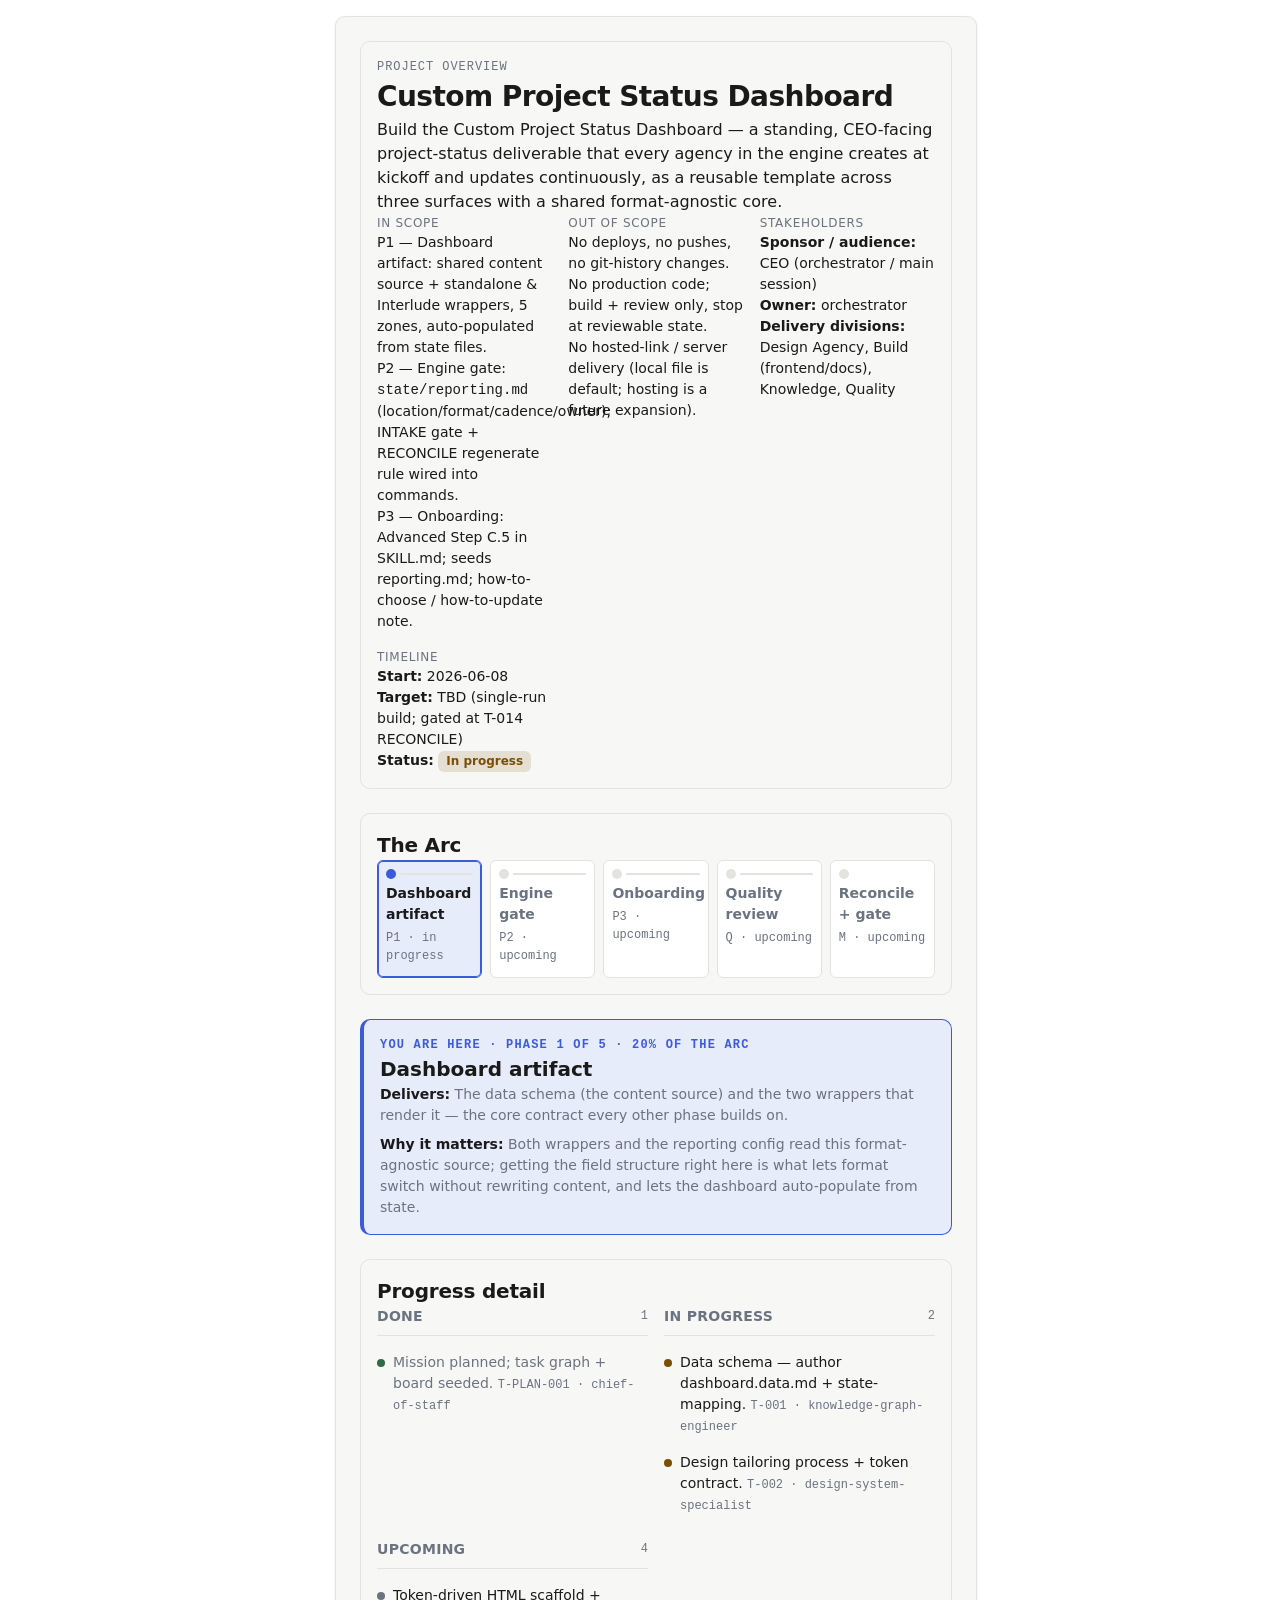
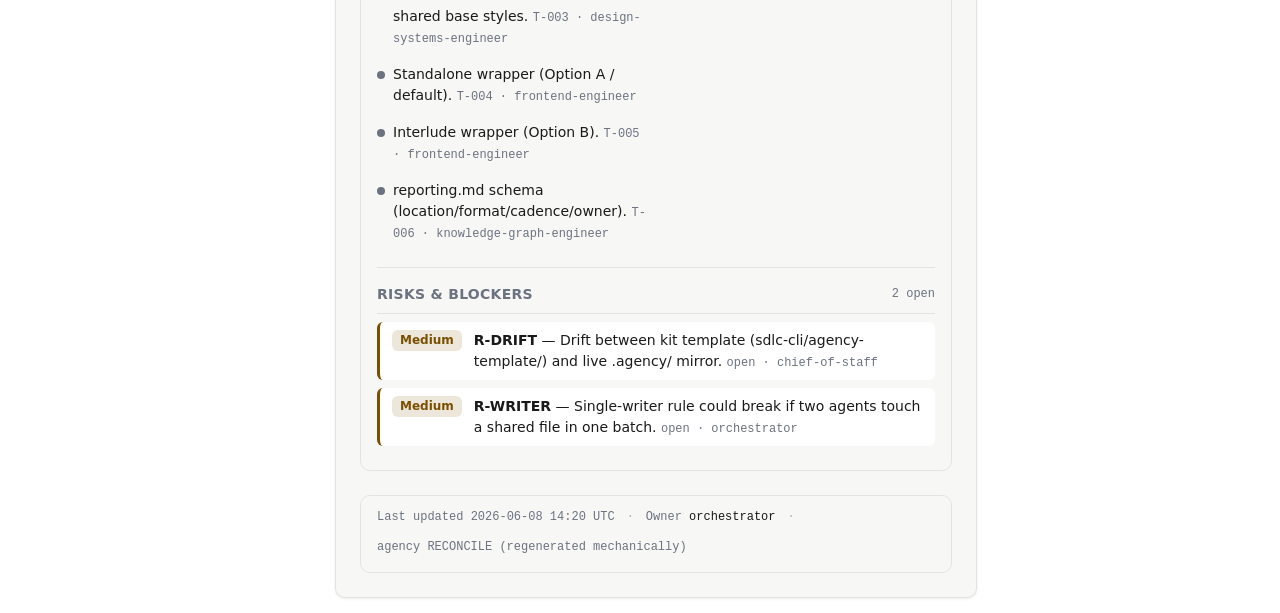
<file: .agency/artifacts/status-dashboard/dashboard.tool.html>
<!DOCTYPE html>
<html lang="en">
<head>
<meta charset="utf-8" />
<meta name="viewport" content="width=device-width, initial-scale=1" />
<title>Project Status — Custom Project Status Dashboard (Interlude tool)</title>
<!--
============================================================================
  dashboard.tool.html — Custom Project Status Dashboard: INTERLUDE WRAPPER
                        (Option B — the Interlude desktop-widget form factor)
============================================================================
  WHAT THIS FILE IS
    The Option-B output wrapper. It renders the SAME 5-zone content as the
    standalone wrapper (dashboard.html / Option A) from the SAME shared core
    (dashboard.base.css) and the SAME content source (dashboard.data.md).
    The ONLY difference from Option A is the CONTAINER + CHROME: a contained
    light card (~640px max), no page/nav chrome, vertically scrollable —
    sized for the Interlude desktop widget. Delivered as a local HTML file
    that gets auto-added to its own Interlude playlist.

  CONSTRAINT GUARANTEE (mission Constraint #1 + #5 — reviewers, confirm here)
    >>> Interlude informs FORM FACTOR ONLY. <<<
    This file does NOT import Interlude's ~/Documents/Interlude/designs/assets/
    tokens.css, and uses NONE of Interlude's design tokens (no --paper, no
    --ink, no --accent, no --accent-soft, no --shadow-widget / Interlude
    shadows). ALL color, type, space, radius, elevation, and motion still come
    from the HOST project via the frozen `--dash-*` token contract (which in
    turn binds to `--host-*` with neutral fallbacks). Interlude only dictates
    the shape/size of the card (contained, light, ~640px, no chrome,
    scrollable) — never the visual language. If you find an Interlude color or
    shadow token in this file, that is a Constraint-#1/#5 violation.

  WHY THE CSS IS INLINED (not <link>-ed)
    Interlude plays LOCAL HTML files (file://) inside a widget; an external
    <link rel="stylesheet"> to dashboard.base.css cannot be fetched reliably
    in that context. So the shared core is INLINED VERBATIM below in a single
    <style> block, then the small Option-B container override follows it.
    Source of truth remains artifacts/status-dashboard/dashboard.base.css —
    the inlined copy MUST be kept in sync with it (re-inline on any base
    change). The override block at the end is the ONLY wrapper-owned CSS.

  CONTENT SOURCE
    Populated from artifacts/status-dashboard/dashboard.data.md (this
    mission's dashboard — the dashboard dogfoods itself). Per-zone HTML
    comments cite the dashboard.data.md YAML key each value comes from.

  KIT + MIRROR: byte-identical copy lives in
    sdlc-cli/agency-template/artifacts/status-dashboard/dashboard.tool.html
    AND .agency/artifacts/status-dashboard/dashboard.tool.html.
============================================================================
-->
<style>
/* ===========================================================================
   [INLINED COPY — DO NOT EDIT HERE] dashboard.base.css (shared style core)
   Source of truth: artifacts/status-dashboard/dashboard.base.css (T-003).
   Inlined verbatim because Interlude/file:// cannot fetch an external <link>.
   Keep in sync with the source file on every change. Wrapper-owned overrides
   live in the SECOND <style>-section block at the bottom (the §B container).
   =========================================================================== */

/* ============================================================================
   dashboard.base.css — shared style core for the Custom Project Status Dashboard
   ----------------------------------------------------------------------------
   Project-agnostic, TOKEN-DRIVEN base styles for the 5-zone status dashboard.
   ONE core, inherited by BOTH wrappers:
     - Option A (standalone webpage)  — wide page, may use page chrome
     - Option B (Interlude tool)      — contained light card (~640px max)
   The wrappers override ONLY container width + page chrome; everything visual
   in here is expressed through the frozen `--dash-*` token contract.

   CONTRACT SOURCE OF TRUTH: artifacts/status-dashboard/TAILORING.md §2 (T-002).
   31 variables, frozen names. Each is `var(--host-x, <neutral-fallback>)` so it
   binds to the host design system when present and falls back to a neutral,
   legible floor otherwise. The fallbacks are a SAFETY NET, not the design — a
   `/SDLC-design` tailoring run re-binds the right-hand side to real host tokens.

   HARD GATES (host interaction conventions, non-negotiable — design-system.md):
     - reduced-motion guard: all motion behind prefers-reduced-motion:no-preference
     - compositor-only motion: animate transform/opacity ONLY
     - directional easing: ease-out enter, ease-in exit; via the motion vars
   Resting state is fully usable with zero motion.

   RULE: never reference a raw host token (`--host-*`) or a hardcoded
   color/size/font that a token already names from anywhere below `:root`.
   Style only through `--dash-*`.
   ============================================================================ */

/* ----------------------------------------------------------------------------
   §1  TOKEN CONTRACT — the 31 frozen `--dash-*` variables.
   A tailoring run OVERRIDES this :root, re-pointing each var at a host token,
   e.g.  --dash-accent: var(--host-accent, #3B5BDB);
   Below, the `var(--host-*, fallback)` indirection is already in place: if the
   host defines the token it wins; otherwise the neutral fallback holds the line.
   >>> TAILORING BIND POINT: this whole :root block. <<<
   ---------------------------------------------------------------------------- */
:root {
  /* --- 2a. Color (10) --------------------------------------------------- */
  --dash-bg:          var(--host-bg,          #FFFFFF);  /* page/canvas bg     */
  --dash-surface:     var(--host-surface,     #F7F7F5);  /* card/panel bg      */
  --dash-fg:          var(--host-fg,          #1A1A1A);  /* primary text       */
  --dash-muted:       var(--host-muted,       #6B7280);  /* secondary text     */
  --dash-accent:      var(--host-accent,      #3B5BDB);  /* brand/active/fill  */
  --dash-accent-soft: var(--host-accent-soft, #E7ECFB);  /* accent tint/wash   */
  --dash-rule:        var(--host-rule,        #E3E3E0);  /* hairline/border    */
  /* OK / WARN / RISK fallbacks are tuned so the 12px/600 status & risk PILL
     TEXT (color on its own 12–14%-over-surface tint) clears WCAG 2.2 SC 1.4.3
     ≥4.5:1 both on white and on the --dash-surface fallback. These are the
     NEUTRAL FALLBACKS ONLY — a host token (--host-ok/warn/risk) overrides them
     at tailoring time, so a host may re-introduce its own (host-verified) hues. */
  --dash-ok:          var(--host-ok,          #2E6B43);  /* done / on-track   — pill text ≥4.5:1 (worst case 5.01:1 on surface tint) */
  --dash-warn:        var(--host-warn,        #7A4F00);  /* at-risk / progress — pill text ≥4.5:1 (worst case 5.38:1 on surface tint) */
  --dash-risk:        var(--host-risk,        #B23B3B);  /* blocked / off-track— pill text ≥4.5:1 (worst case 4.58:1 on surface tint) */

  /* --- 2b. Type (8) ----------------------------------------------------- */
  --dash-font-sans:    var(--host-font-sans,    -apple-system, BlinkMacSystemFont, "Segoe UI", system-ui, sans-serif);
  --dash-font-display: var(--host-font-display, var(--dash-font-sans));
  --dash-font-mono:    var(--host-font-mono,    ui-monospace, SFMono-Regular, Menlo, monospace);
  --dash-text-xs:      var(--host-text-xs,      0.75rem);   /* meta / footer    */
  --dash-text-sm:      var(--host-text-sm,      0.875rem);  /* labels           */
  --dash-text-base:    var(--host-text-base,    1rem);      /* body             */
  --dash-text-lg:      var(--host-text-lg,      1.25rem);   /* zone titles      */
  --dash-text-xl:      var(--host-text-xl,      1.75rem);   /* project title    */

  /* --- 2c. Space / radius / elevation (9) ------------------------------- */
  --dash-space-1:  var(--host-space-1,  4px);   /* tightest gap              */
  --dash-space-2:  var(--host-space-2,  8px);   /* inner padding small       */
  --dash-space-3:  var(--host-space-3,  12px);  /* default element gap       */
  --dash-space-4:  var(--host-space-4,  16px);  /* zone inner padding        */
  --dash-space-5:  var(--host-space-5,  24px);  /* gap between zones         */
  --dash-space-6:  var(--host-space-6,  32px);  /* outer page padding        */
  --dash-radius:    var(--host-radius,    10px); /* card/panel corner        */
  --dash-radius-sm: var(--host-radius-sm, 6px);  /* pills / badges / chips   */
  --dash-elevation: var(--host-elevation, 0 1px 3px rgba(0, 0, 0, 0.08)); /* card shadow */

  /* --- 2d. Motion (4) — inherit host motion tokens, never redefine ------ */
  --dash-motion-fast: var(--host-motion-fast, 200ms);
  --dash-motion-slow: var(--host-motion-slow, 400ms);
  --dash-ease-enter:  var(--host-ease-enter,  cubic-bezier(0, 0, 0, 1));     /* decelerate / enter */
  --dash-ease-exit:   var(--host-ease-exit,   cubic-bezier(0.3, 0, 1, 1));   /* accelerate / exit  */
}

/* ----------------------------------------------------------------------------
   §2  RESET / PRIMITIVES — minimal, token-driven, form-factor-neutral.
   No fixed widths in the core (responsive + container-friendly); the wrappers
   own the container clamp.
   ---------------------------------------------------------------------------- */
.dash *,
.dash *::before,
.dash *::after { box-sizing: border-box; }

.dash {
  font-family: var(--dash-font-sans);
  font-size: var(--dash-text-base);
  line-height: 1.5;
  color: var(--dash-fg);
  background: var(--dash-bg);
  /* container queries so zones can adapt to the wrapper's width, not the page */
  container-type: inline-size;
  container-name: dash;
  -webkit-text-size-adjust: 100%;
  text-rendering: optimizeLegibility;
}

.dash h1, .dash h2, .dash h3, .dash p { margin: 0; }
.dash ul { margin: 0; padding: 0; list-style: none; }

/* The root rail: stacks the 5 zones. No max-width here — wrappers clamp it. */
.dash__root {
  display: flex;
  flex-direction: column;
  gap: var(--dash-space-5);
  padding: var(--dash-space-6);
  width: 100%;
}

/* Shared zone shell — every zone is a surface card on the contract. */
.dash-zone {
  background: var(--dash-surface);
  border: 1px solid var(--dash-rule);
  border-radius: var(--dash-radius);
  padding: var(--dash-space-4);
}

.dash-zone__title {
  font-family: var(--dash-font-display);
  font-size: var(--dash-text-lg);
  font-weight: 650;
  letter-spacing: -0.01em;
  margin-bottom: var(--dash-space-3);
}

.dash-eyebrow {
  font-family: var(--dash-font-mono);
  font-size: var(--dash-text-xs);
  text-transform: uppercase;
  letter-spacing: 0.08em;
  color: var(--dash-muted);
}

/* Status pill — shared component used by progress + risks (severity coloring). */
.dash-pill {
  display: inline-flex;
  align-items: center;
  gap: var(--dash-space-1);
  padding: 2px var(--dash-space-2);
  border-radius: var(--dash-radius-sm);
  font-size: var(--dash-text-xs);
  font-weight: 600;
  line-height: 1.4;
  white-space: nowrap;
}
.dash-pill--ok   { color: var(--dash-ok);   background: color-mix(in srgb, var(--dash-ok)   12%, transparent); }
.dash-pill--warn { color: var(--dash-warn); background: color-mix(in srgb, var(--dash-warn) 14%, transparent); }
.dash-pill--risk { color: var(--dash-risk); background: color-mix(in srgb, var(--dash-risk) 12%, transparent); }
.dash-pill--neutral { color: var(--dash-muted); background: color-mix(in srgb, var(--dash-muted) 12%, transparent); }

/* ----------------------------------------------------------------------------
   §3  ZONE 1 — PROJECT OVERVIEW (goal / scope / stakeholders / timeline)
   ---------------------------------------------------------------------------- */
.dash-overview__title {
  font-family: var(--dash-font-display);
  font-size: var(--dash-text-xl);
  font-weight: 700;
  letter-spacing: -0.02em;
  margin-bottom: var(--dash-space-2);
}
.dash-overview__goal {
  font-size: var(--dash-text-base);
  color: var(--dash-fg);
  margin-bottom: var(--dash-space-4);
  max-width: 60ch;
}
/* Meta grid: scope / stakeholders / timeline. Auto-fits to container width. */
.dash-overview__meta {
  display: grid;
  grid-template-columns: repeat(auto-fit, minmax(160px, 1fr));
  gap: var(--dash-space-4);
}
.dash-meta__label {
  font-size: var(--dash-text-xs);
  text-transform: uppercase;
  letter-spacing: 0.06em;
  color: var(--dash-muted);
  margin-bottom: var(--dash-space-1);
}
.dash-meta__value { font-size: var(--dash-text-sm); color: var(--dash-fg); }

/* ----------------------------------------------------------------------------
   §4  ZONE 2 — THE ARC (all phases/milestones, start -> finish)
   Renders as a horizontal phase sequence with a clear active marker.
   Wraps gracefully in narrow (Interlude) containers.
   ---------------------------------------------------------------------------- */
.dash-arc__track {
  display: flex;
  flex-wrap: wrap;
  align-items: stretch;
  gap: var(--dash-space-2);
  position: relative;
}
/* One phase node along the arc. */
.dash-arc__phase {
  flex: 1 1 96px;
  min-width: 84px;
  display: flex;
  flex-direction: column;
  gap: var(--dash-space-1);
  padding: var(--dash-space-2) var(--dash-space-2) var(--dash-space-3);
  border-radius: var(--dash-radius-sm);
  border: 1px solid var(--dash-rule);
  background: var(--dash-bg);
}
/* The marker dot + connector. The connector is the axis line (rule colored). */
.dash-arc__marker {
  display: flex;
  align-items: center;
  gap: var(--dash-space-1);
}
.dash-arc__dot {
  width: 10px;
  height: 10px;
  border-radius: 50%;
  background: var(--dash-rule);
  flex: none;
}
.dash-arc__connector {
  height: 2px;
  flex: 1 1 auto;
  background: var(--dash-rule);
  border-radius: 2px;
}
.dash-arc__label {
  font-size: var(--dash-text-sm);
  font-weight: 600;
  color: var(--dash-fg);
}
.dash-arc__sub {
  font-family: var(--dash-font-mono);
  font-size: var(--dash-text-xs);
  color: var(--dash-muted);
}
/* Phase states along the arc. */
.dash-arc__phase--done .dash-arc__dot       { background: var(--dash-ok); }
.dash-arc__phase--done .dash-arc__connector { background: var(--dash-ok); }
/* DONE phase: make "finished" read at a glance on the LABEL (not just the dot)
   — ok-toned label + a leading ✓ glyph. The glyph is decorative (aria-hidden in
   markup); the ok tone still passes on the surface the arc node sits on. */
.dash-arc__phase--done .dash-arc__label { color: var(--dash-ok); }
.dash-arc__phase--done .dash-arc__label::before {
  content: "\2713\00a0";   /* ✓ + nbsp */
  font-weight: 700;
}
.dash-arc__phase--upcoming .dash-arc__label { color: var(--dash-muted); }
/* Active phase: clearest marker on the arc (accent ring + soft wash). */
.dash-arc__phase--active {
  background: var(--dash-accent-soft);
  border-color: var(--dash-accent);
  box-shadow: inset 0 0 0 1px var(--dash-accent);
}
.dash-arc__phase--active .dash-arc__dot { background: var(--dash-accent); }

/* ----------------------------------------------------------------------------
   §5  ZONE 3 — YOU-ARE-HERE (active phase + map to whole)
   The STRONGEST signal on the page: accent wash, accent edge, biggest framing.
   ---------------------------------------------------------------------------- */
.dash-here {
  background: var(--dash-accent-soft);
  border: 1px solid var(--dash-accent);
  border-left: 4px solid var(--dash-accent);
  border-radius: var(--dash-radius);
  padding: var(--dash-space-4);
}
.dash-here__eyebrow {
  font-family: var(--dash-font-mono);
  font-size: var(--dash-text-xs);
  text-transform: uppercase;
  letter-spacing: 0.1em;
  color: var(--dash-accent);
  font-weight: 700;
  margin-bottom: var(--dash-space-1);
}
.dash-here__phase {
  font-family: var(--dash-font-display);
  font-size: var(--dash-text-lg);
  font-weight: 700;
  color: var(--dash-fg);
  margin-bottom: var(--dash-space-2);
}
.dash-here__map {
  font-size: var(--dash-text-sm);
  color: var(--dash-muted);
}
.dash-here__map strong { color: var(--dash-fg); font-weight: 650; }

/* ----------------------------------------------------------------------------
   §6  ZONE 4 — PROGRESS DETAIL + RISKS
   done / in-progress / upcoming groupings + risk severity coloring.
   ---------------------------------------------------------------------------- */
.dash-progress__groups {
  display: grid;
  grid-template-columns: repeat(auto-fit, minmax(180px, 1fr));
  gap: var(--dash-space-4);
}
.dash-group__head {
  display: flex;
  align-items: center;
  gap: var(--dash-space-2);
  margin-bottom: var(--dash-space-2);
  padding-bottom: var(--dash-space-2);
  border-bottom: 1px solid var(--dash-rule);
}
.dash-group__title {
  font-size: var(--dash-text-sm);
  font-weight: 700;
  letter-spacing: 0.02em;
  text-transform: uppercase;
  color: var(--dash-muted);
}
.dash-group__count {
  margin-left: auto;
  font-family: var(--dash-font-mono);
  font-size: var(--dash-text-xs);
  color: var(--dash-muted);
}
.dash-item {
  display: flex;
  align-items: baseline;
  gap: var(--dash-space-2);
  padding: var(--dash-space-2) 0;
  font-size: var(--dash-text-sm);
}
.dash-item__marker { flex: none; width: 8px; height: 8px; border-radius: 50%; margin-top: 6px; background: var(--dash-rule); }
.dash-item--done       .dash-item__marker { background: var(--dash-ok); }
.dash-item--inprogress .dash-item__marker { background: var(--dash-warn); }
.dash-item--upcoming   .dash-item__marker { background: var(--dash-muted); }
.dash-item--done .dash-item__text { color: var(--dash-muted); }
.dash-item__code { font-family: var(--dash-font-mono); font-size: var(--dash-text-xs); color: var(--dash-muted); }

/* EMPTY-STATE ROW — the data contract guarantees done[]/upcoming[]/risks[]
   always arrive but may be empty, so a fresh project renders a group header over
   a void. Render ONE .dash-empty row in place of the list when a group is empty:
   a calm, muted line (done/upcoming → "Nothing yet.") or, for risks, a positive
   ok-toned line ("No open blockers — on track"). See the commented exemplars in
   each wrapper for the exact markup. */
.dash-empty {
  display: flex;
  align-items: center;
  gap: var(--dash-space-2);
  padding: var(--dash-space-2) 0;
  font-size: var(--dash-text-sm);
  font-style: italic;
  color: var(--dash-muted);
}
.dash-empty::before {
  content: "";
  flex: none;
  width: 8px;
  height: 8px;
  border-radius: 50%;
  background: var(--dash-rule);
}
/* Positive empty state (no open risks) — calm, on-track, ok-toned (not muted). */
.dash-empty--ok { color: var(--dash-ok); font-style: normal; }
.dash-empty--ok::before { background: var(--dash-ok); }

/* Risks / blockers — severity drives the left rule + pill. */
.dash-risks { margin-top: var(--dash-space-4); padding-top: var(--dash-space-4); border-top: 1px solid var(--dash-rule); }
.dash-risk-row {
  display: flex;
  align-items: flex-start;
  gap: var(--dash-space-3);
  padding: var(--dash-space-2) var(--dash-space-3);
  border-left: 3px solid var(--dash-rule);
  border-radius: var(--dash-radius-sm);
  background: var(--dash-bg);
  margin-bottom: var(--dash-space-2);
}
.dash-risk-row--ok   { border-left-color: var(--dash-ok); }
.dash-risk-row--warn { border-left-color: var(--dash-warn); }
.dash-risk-row--risk { border-left-color: var(--dash-risk); }
.dash-risk-row__body { font-size: var(--dash-text-sm); color: var(--dash-fg); }

/* ----------------------------------------------------------------------------
   §7  ZONE 5 — FOOTER (last-updated timestamp + owner)
   ---------------------------------------------------------------------------- */
.dash-footer {
  display: flex;
  flex-wrap: wrap;
  align-items: center;
  gap: var(--dash-space-3);
  padding-top: var(--dash-space-3);
  border-top: 1px solid var(--dash-rule);
  font-family: var(--dash-font-mono);
  font-size: var(--dash-text-xs);
  color: var(--dash-muted);
}
.dash-footer__sep { opacity: 0.5; }
.dash-footer__owner { color: var(--dash-fg); }

/* ----------------------------------------------------------------------------
   §8  MOTION — entrance only, compositor-only (transform/opacity), behind the
   reduced-motion guard. Resting state (above) is fully usable with NO motion;
   nothing here is required for legibility.
   ---------------------------------------------------------------------------- */
@media (prefers-reduced-motion: no-preference) {
  .dash-zone,
  .dash-here {
    animation: dash-rise var(--dash-motion-slow) var(--dash-ease-enter) both;
  }
  /* gentle stagger across the 5 zones */
  .dash-zone:nth-of-type(1) { animation-delay: 0ms; }
  .dash-zone:nth-of-type(2) { animation-delay: 40ms; }
  .dash-zone:nth-of-type(3) { animation-delay: 80ms; }
  .dash-zone:nth-of-type(4) { animation-delay: 120ms; }
  .dash-zone:nth-of-type(5) { animation-delay: 160ms; }

  /* active arc marker: subtle attention pulse, opacity-only (compositor-safe) */
  .dash-arc__phase--active .dash-arc__dot {
    animation: dash-pulse calc(var(--dash-motion-slow) * 3) var(--dash-ease-enter) infinite alternate;
  }
}

@keyframes dash-rise {
  from { opacity: 0; transform: translateY(8px); }
  to   { opacity: 1; transform: translateY(0); }
}
@keyframes dash-pulse {
  from { opacity: 0.55; }
  to   { opacity: 1; }
}

/* ----------------------------------------------------------------------------
   §9  CONTAINER ADAPTATION — core responds to the WRAPPER's width, not the page.
   Wrappers set the container width; the core reflows. In a narrow (Interlude)
   container the arc stacks, the overview meta + progress groups collapse to one
   column. NO fixed widths live here — only flow rules keyed to the container.
   ---------------------------------------------------------------------------- */
@container dash (max-width: 460px) {
  .dash__root { padding: var(--dash-space-4); gap: var(--dash-space-4); }
  .dash-overview__meta,
  .dash-progress__groups { grid-template-columns: 1fr; }
  .dash-arc__track { flex-direction: column; }
  .dash-arc__phase { flex: 1 1 auto; }
  .dash-arc__connector { display: none; } /* vertical stack: drop horizontal axis line */
}
/* ===========================================================================
   [END INLINED COPY of dashboard.base.css]
   =========================================================================== */


/* ===========================================================================
   §B  OPTION-B CONTAINER OVERRIDE — the ONLY wrapper-owned CSS (the only
       difference from Option A / standalone). FORM FACTOR ONLY.
   ---------------------------------------------------------------------------
   Interlude desktop-widget form factor (TAILORING.md §3 + mission Constraint
   #1): a CONTAINED LIGHT CARD, ~320–760px responsive, ~640px max, centered,
   NO page/nav chrome, VERTICALLY SCROLLABLE. NO Interlude color/shadow tokens
   — every value here is either a `--dash-*` contract token (host-driven) or a
   pure layout primitive (width clamp / centering / scroll). Color & type are
   untouched: they stay on the host `--dash-*` contract above.

   The shared core already reflows at narrow widths via its container queries
   (@container dash) once we set the ~640px container — so NO extra responsive
   CSS is needed here beyond the width clamp + chrome removal.
   =========================================================================== */

/* Host page: minimal, no chrome. The widget host paints behind us; we only
   center the card and allow vertical scroll. (Layout-only — no color tokens.) */
html, body {
  margin: 0;
  padding: 0;
  width: 100%;
  min-height: 100%;
}
body {
  /* center the contained card; allow the card to scroll vertically within the
     widget viewport. No background color set here — the host/widget owns the
     backdrop; the CARD is what carries the light surface (see below). */
  display: flex;
  justify-content: center;
  align-items: flex-start;
  padding: var(--dash-space-4);
  overflow-y: auto;          /* vertically scrollable */
  overflow-x: hidden;
}

/* THE CONTAINED CARD. This is the Option-B form factor. The .dash element is
   the card: clamped width, centered, light surface, host elevation, rounded.
   Width clamp = min(100%, 640px) lands inside the ~320–760px Interlude range
   and caps at the ~640px max. This sets the container the core's @container
   queries respond to, so zones reflow automatically at narrow widths. */
.dash {
  width: min(100%, 640px);
  margin: 0 auto;
  /* Light card surface even on a dark host (form-factor expects a light
     "paper" card). We use the HOST surface token, NOT Interlude's --paper. */
  background: var(--dash-surface);
  border: 1px solid var(--dash-rule);
  border-radius: var(--dash-radius);
  /* card elevation from the HOST contract token, NOT an Interlude shadow. */
  box-shadow: var(--dash-elevation);
  overflow: hidden;          /* clip children to the card's rounded corners */
}

/* Inside the card the root rail no longer needs the big outer page padding —
   trim it so the contained card reads tight. (Spacing via host space tokens.) */
.dash__root {
  padding: var(--dash-space-5);
}

/* Honor the reduced-motion guard at the wrapper level too: the host/widget may
   request reduced motion; the core already guards its motion, this is a belt-
   and-suspenders neutralizer for any wrapper-introduced transition (there are
   none, but the guard must be present per the hard gate). */
@media (prefers-reduced-motion: reduce) {
  .dash *,
  .dash *::before,
  .dash *::after {
    animation-duration: 0.001ms !important;
    animation-iteration-count: 1 !important;
    transition-duration: 0.001ms !important;
  }
}
</style>
</head>
<body>
<!--
  MARKUP CONTRACT (identical to the standalone wrapper / Option A — both render
  the same content from dashboard.data.md; ONLY the container/chrome differs):
    <div class="dash"><div class="dash__root"> …5 zones… </div></div>
  Each zone below cites the dashboard.data.md YAML key it is populated from.
-->
<div class="dash">
  <div class="dash__root">

    <!-- =====================================================================
         ZONE 1 — PROJECT OVERVIEW
         Source: dashboard.data.md  zone1_overview
                 (.goal / .scope.in[] / .scope.out[] / .stakeholders[] / .timeline)
         ===================================================================== -->
    <section class="dash-zone dash-overview" aria-labelledby="z1-title">
      <p class="dash-eyebrow">Project overview</p>
      <!-- title: the project name (mission objective subject) -->
      <h1 id="z1-title" class="dash-overview__title">Custom Project Status Dashboard</h1>
      <!-- zone1_overview.goal -->
      <p class="dash-overview__goal">
        Build the Custom Project Status Dashboard — a standing, CEO-facing
        project-status deliverable that every agency in the engine creates at
        kickoff and updates continuously, as a reusable template across three
        surfaces with a shared format-agnostic core.
      </p>

      <div class="dash-overview__meta">
        <!-- zone1_overview.scope.in[] -->
        <div class="dash-meta">
          <p class="dash-meta__label">In scope</p>
          <ul class="dash-meta__value">
            <li>P1 — Dashboard artifact: shared content source + standalone &amp; Interlude wrappers, 5 zones, auto-populated from state files.</li>
            <li>P2 — Engine gate: <code>state/reporting.md</code> (location/format/cadence/owner); INTAKE gate + RECONCILE regenerate rule wired into commands.</li>
            <li>P3 — Onboarding: Advanced Step C.5 in SKILL.md; seeds reporting.md; how-to-choose / how-to-update note.</li>
          </ul>
        </div>
        <!-- zone1_overview.scope.out[] -->
        <div class="dash-meta">
          <p class="dash-meta__label">Out of scope</p>
          <ul class="dash-meta__value">
            <li>No deploys, no pushes, no git-history changes.</li>
            <li>No production code; build + review only, stop at reviewable state.</li>
            <li>No hosted-link / server delivery (local file is default; hosting is a future expansion).</li>
          </ul>
        </div>
        <!-- zone1_overview.stakeholders[] -->
        <div class="dash-meta">
          <p class="dash-meta__label">Stakeholders</p>
          <ul class="dash-meta__value">
            <li><strong>Sponsor / audience:</strong> CEO (orchestrator / main session)</li>
            <li><strong>Owner:</strong> orchestrator</li>
            <li><strong>Delivery divisions:</strong> Design Agency, Build (frontend/docs), Knowledge, Quality</li>
          </ul>
        </div>
        <!-- zone1_overview.timeline (.start / .target / .status_label) -->
        <div class="dash-meta">
          <p class="dash-meta__label">Timeline</p>
          <ul class="dash-meta__value">
            <li><strong>Start:</strong> 2026-06-08</li>
            <li><strong>Target:</strong> TBD (single-run build; gated at T-014 RECONCILE)</li>
            <li><strong>Status:</strong> <span class="dash-pill dash-pill--warn">In progress</span></li>
          </ul>
        </div>
      </div>
    </section>

    <!-- =====================================================================
         ZONE 2 — THE ARC  (all phases start -> finish, ordered)
         Source: dashboard.data.md  zone2_arc
                 (.unit / .items[].id / .name / .one_line / .status)
         status -> CSS state class:
             done        -> .dash-arc__phase--done
             in_progress -> .dash-arc__phase--active
             upcoming    -> .dash-arc__phase--upcoming
         ===================================================================== -->
    <section class="dash-zone dash-arc" aria-labelledby="z2-title">
      <h2 id="z2-title" class="dash-zone__title">The Arc</h2>
      <ul class="dash-arc__track">
        <!-- item P1 · status: in_progress -> --active -->
        <li class="dash-arc__phase dash-arc__phase--active" aria-current="step">
          <span class="dash-arc__marker"><span class="dash-arc__dot"></span><span class="dash-arc__connector"></span></span>
          <span class="dash-arc__label">Dashboard artifact</span>
          <span class="dash-arc__sub">P1 · in progress</span>
        </li>
        <!-- item P2 · status: upcoming -->
        <li class="dash-arc__phase dash-arc__phase--upcoming">
          <span class="dash-arc__marker"><span class="dash-arc__dot"></span><span class="dash-arc__connector"></span></span>
          <span class="dash-arc__label">Engine gate</span>
          <span class="dash-arc__sub">P2 · upcoming</span>
        </li>
        <!-- item P3 · status: upcoming -->
        <li class="dash-arc__phase dash-arc__phase--upcoming">
          <span class="dash-arc__marker"><span class="dash-arc__dot"></span><span class="dash-arc__connector"></span></span>
          <span class="dash-arc__label">Onboarding</span>
          <span class="dash-arc__sub">P3 · upcoming</span>
        </li>
        <!-- item Q · status: upcoming -->
        <li class="dash-arc__phase dash-arc__phase--upcoming">
          <span class="dash-arc__marker"><span class="dash-arc__dot"></span><span class="dash-arc__connector"></span></span>
          <span class="dash-arc__label">Quality review</span>
          <span class="dash-arc__sub">Q · upcoming</span>
        </li>
        <!-- item M · status: upcoming (last node: no trailing connector) -->
        <li class="dash-arc__phase dash-arc__phase--upcoming">
          <span class="dash-arc__marker"><span class="dash-arc__dot"></span></span>
          <span class="dash-arc__label">Reconcile + gate</span>
          <span class="dash-arc__sub">M · upcoming</span>
        </li>
      </ul>
    </section>

    <!-- =====================================================================
         ZONE 3 — YOU-ARE-HERE  (active phase + map to whole)
         Source: dashboard.data.md  zone3_you_are_here
                 (.active_phase_name / .position_label / .arc_percent /
                  .delivers / .why_it_matters)
         ===================================================================== -->
    <section class="dash-zone dash-here" aria-labelledby="z3-title">
      <!-- zone3.position_label + zone3.arc_percent -->
      <p class="dash-here__eyebrow">You are here · Phase 1 of 5 · 20% of the arc</p>
      <!-- zone3.active_phase_name -->
      <h2 id="z3-title" class="dash-here__phase">Dashboard artifact</h2>
      <div class="dash-here__map">
        <!-- zone3.delivers -->
        <p>
          <strong>Delivers:</strong> The data schema (the content source) and the
          two wrappers that render it — the core contract every other phase
          builds on.
        </p>
        <!-- zone3.why_it_matters -->
        <p style="margin-top: var(--dash-space-2);">
          <strong>Why it matters:</strong> Both wrappers and the reporting config
          read this format-agnostic source; getting the field structure right
          here is what lets format switch without rewriting content, and lets
          the dashboard auto-populate from state.
        </p>
      </div>
    </section>

    <!-- =====================================================================
         ZONE 4 — PROGRESS DETAIL + RISKS
         Source: dashboard.data.md  zone4_progress
                 (.done[] / .in_progress[] / .upcoming[] / .risks[])
         each item: .id (code) / .label (text) / .owner
         risk severity -> CSS:  Low/none -> --ok · Medium -> --warn · High/Blocker -> --risk
         ===================================================================== -->
    <section class="dash-zone dash-progress" aria-labelledby="z4-title">
      <h2 id="z4-title" class="dash-zone__title">Progress detail</h2>

      <div class="dash-progress__groups">
        <!-- zone4_progress.done[] -->
        <div class="dash-group">
          <div class="dash-group__head">
            <span class="dash-group__title">Done</span>
            <span class="dash-group__count">1</span>
          </div>
          <ul>
            <li class="dash-item dash-item--done">
              <span class="dash-item__marker"></span>
              <span class="dash-item__text">
                Mission planned; task graph + board seeded.
                <span class="dash-item__code">T-PLAN-001 · chief-of-staff</span>
              </span>
            </li>
            <!-- empty-state pattern: render this row when zone4_progress.done[] is empty
            <li class="dash-empty">Nothing yet.</li>
            -->
          </ul>
        </div>

        <!-- zone4_progress.in_progress[] -->
        <div class="dash-group">
          <div class="dash-group__head">
            <span class="dash-group__title">In progress</span>
            <span class="dash-group__count">2</span>
          </div>
          <ul>
            <li class="dash-item dash-item--inprogress">
              <span class="dash-item__marker"></span>
              <span class="dash-item__text">
                Data schema — author dashboard.data.md + state-mapping.
                <span class="dash-item__code">T-001 · knowledge-graph-engineer</span>
              </span>
            </li>
            <li class="dash-item dash-item--inprogress">
              <span class="dash-item__marker"></span>
              <span class="dash-item__text">
                Design tailoring process + token contract.
                <span class="dash-item__code">T-002 · design-system-specialist</span>
              </span>
            </li>
          </ul>
        </div>

        <!-- zone4_progress.upcoming[] -->
        <div class="dash-group">
          <div class="dash-group__head">
            <span class="dash-group__title">Upcoming</span>
            <span class="dash-group__count">4</span>
          </div>
          <ul>
            <li class="dash-item dash-item--upcoming">
              <span class="dash-item__marker"></span>
              <span class="dash-item__text">
                Token-driven HTML scaffold + shared base styles.
                <span class="dash-item__code">T-003 · design-systems-engineer</span>
              </span>
            </li>
            <li class="dash-item dash-item--upcoming">
              <span class="dash-item__marker"></span>
              <span class="dash-item__text">
                Standalone wrapper (Option A / default).
                <span class="dash-item__code">T-004 · frontend-engineer</span>
              </span>
            </li>
            <li class="dash-item dash-item--upcoming">
              <span class="dash-item__marker"></span>
              <span class="dash-item__text">
                Interlude wrapper (Option B).
                <span class="dash-item__code">T-005 · frontend-engineer</span>
              </span>
            </li>
            <li class="dash-item dash-item--upcoming">
              <span class="dash-item__marker"></span>
              <span class="dash-item__text">
                reporting.md schema (location/format/cadence/owner).
                <span class="dash-item__code">T-006 · knowledge-graph-engineer</span>
              </span>
            </li>
            <!-- empty-state pattern: render this row when zone4_progress.upcoming[] is empty
            <li class="dash-empty">Nothing yet.</li>
            -->
          </ul>
        </div>
      </div>

      <!-- zone4_progress.risks[] — severity drives row + pill modifier.
           The data contract guarantees risks[] always arrives but may be EMPTY;
           when it is, render the positive empty row below INSTEAD of any rows and
           set the count to "0 open" (see the empty-state exemplar). -->
      <div class="dash-risks" aria-label="Risks and blockers">
        <div class="dash-group__head">
          <span class="dash-group__title">Risks &amp; blockers</span>
          <span class="dash-group__count">2 open</span>
        </div>

        <!-- empty-state pattern: when zone4_progress.risks[] is empty, the group head
             count is "0 open" and this single positive (ok-toned) row replaces the rows
             below — never leave the "Risks & blockers" header standing over a void:
        <div class="dash-empty dash-empty--ok">No open blockers — on track.</div>
        -->

        <!-- R-DRIFT · severity Medium -> --warn -->
        <div class="dash-risk-row dash-risk-row--warn">
          <span class="dash-pill dash-pill--warn">Medium</span>
          <div class="dash-risk-row__body">
            <strong>R-DRIFT</strong> — Drift between kit template (sdlc-cli/agency-template/) and live .agency/ mirror.
            <span class="dash-item__code">open · chief-of-staff</span>
          </div>
        </div>

        <!-- R-WRITER · severity Medium -> --warn -->
        <div class="dash-risk-row dash-risk-row--warn">
          <span class="dash-pill dash-pill--warn">Medium</span>
          <div class="dash-risk-row__body">
            <strong>R-WRITER</strong> — Single-writer rule could break if two agents touch a shared file in one batch.
            <span class="dash-item__code">open · orchestrator</span>
          </div>
        </div>
      </div>
    </section>

    <!-- =====================================================================
         ZONE 5 — FOOTER  (last-updated + owner)
         Source: dashboard.data.md  zone5_footer
                 (.last_updated / .owner / .generated_by / .source_files[])
         ===================================================================== -->
    <footer class="dash-zone dash-footer" aria-label="Dashboard metadata">
      <!-- zone5_footer.last_updated -->
      <span>Last updated <time datetime="2026-06-08T14:20:00Z">2026-06-08 14:20 UTC</time></span>
      <span class="dash-footer__sep" aria-hidden="true">·</span>
      <!-- zone5_footer.owner -->
      <span>Owner <span class="dash-footer__owner">orchestrator</span></span>
      <span class="dash-footer__sep" aria-hidden="true">·</span>
      <!-- zone5_footer.generated_by -->
      <span>agency RECONCILE (regenerated mechanically)</span>
    </footer>

  </div>
</div>
</body>
</html>
</file>
